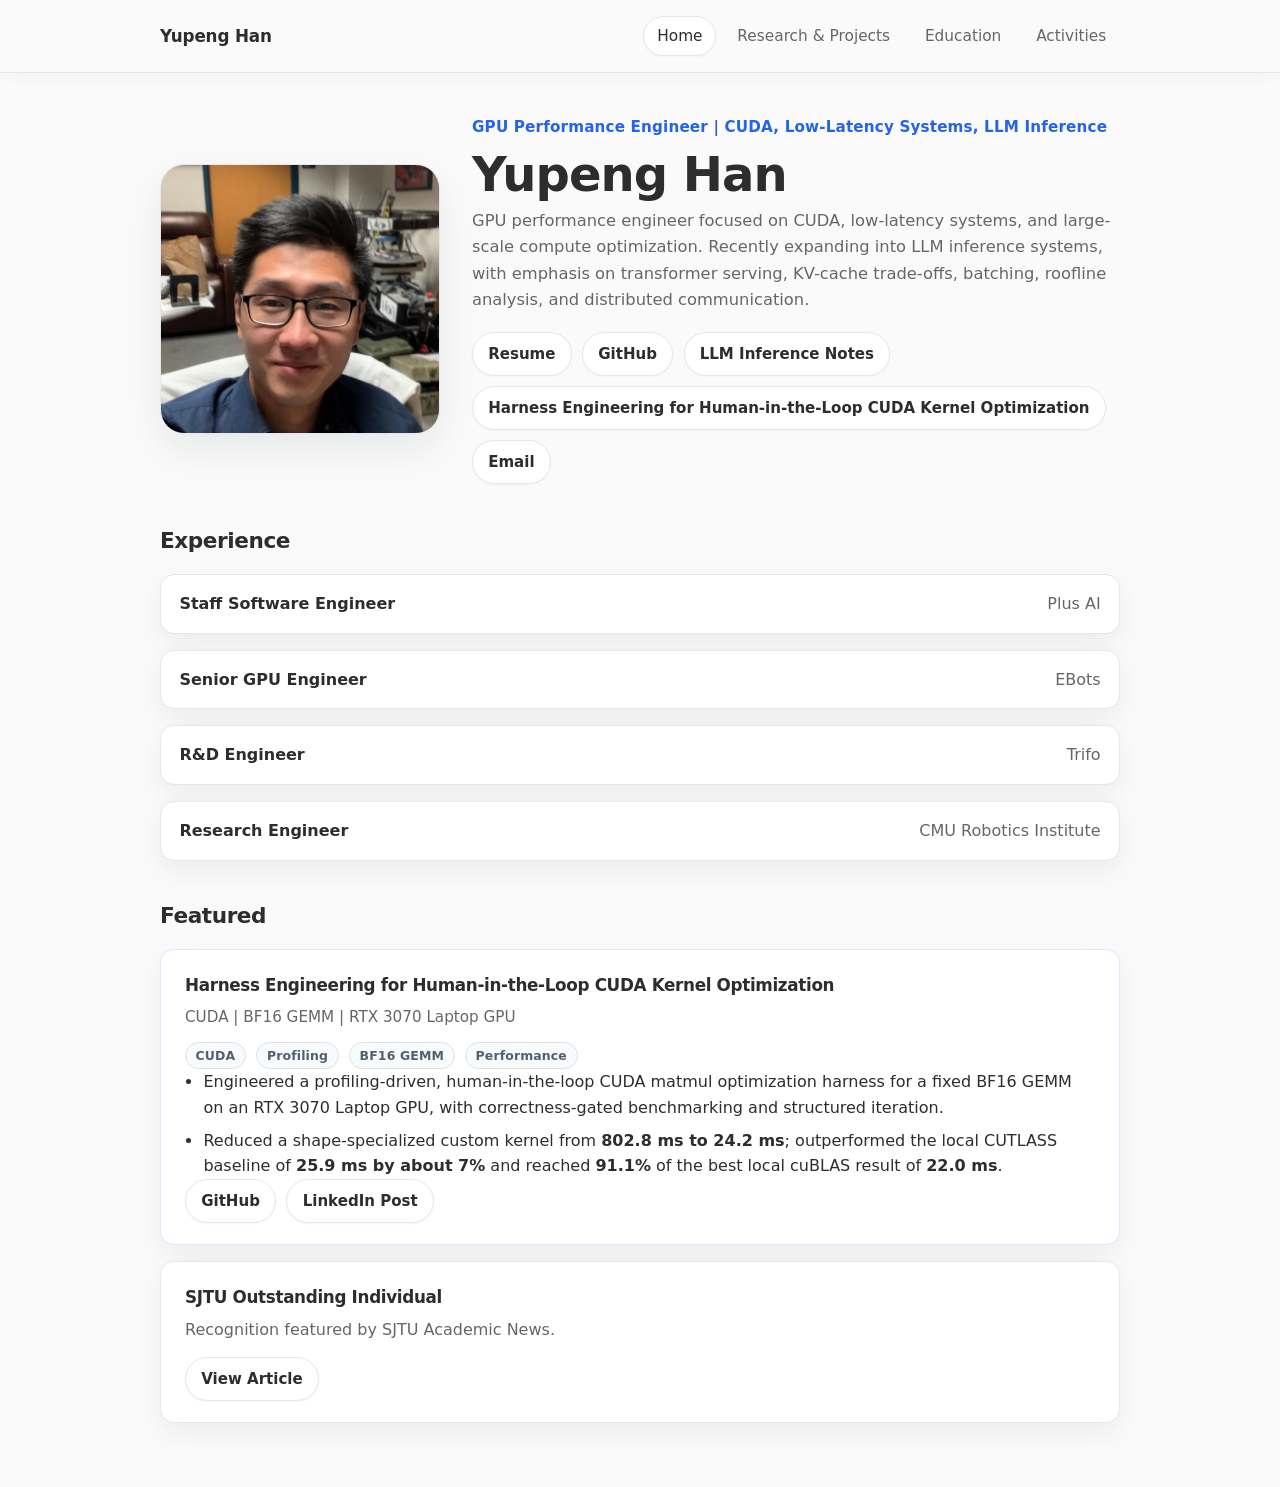
<file: index.html>
<!DOCTYPE html>
<html lang="en">
<head>
<!-- Global site tag (gtag.js) - Google Analytics -->
<script async src="https://www.googletagmanager.com/gtag/js?id=UA-149845984-1"></script>
<script>
  window.dataLayer = window.dataLayer || [];
  function gtag(){dataLayer.push(arguments);}
  gtag('js', new Date());

  gtag('config', 'UA-149845984-1');
</script>
<meta name="generator" content="jemdoc, see http://jemdoc.jaboc.net/" />
<meta http-equiv="Content-Type" content="text/html;charset=utf-8" />
<meta name="viewport" content="width=device-width, initial-scale=1" />
<link rel="stylesheet" href="jemdoc.css" type="text/css" />
<title>Yupeng Han</title>
</head>
<body>
<header class="site-header">
<div class="site-shell nav-bar">
<a class="site-brand" href="index.html">Yupeng Han</a>
<nav class="site-nav" aria-label="Primary">
<a href="index.html" aria-current="page">Home</a>
<a href="randp.html">Research &amp; Projects</a>
<a href="edu.html">Education</a>
<a href="activities.html">Activities</a>
</nav>
</div>
</header>

<main class="site-shell page-main">
<section class="hero">
<div class="hero-photo">
<img src="photos/bio2020.JPG" alt="Yupeng Han portrait" width="270" height="270" />
</div>
<div class="hero-body">
<p class="hero-kicker">GPU Performance Engineer | CUDA, Low-Latency Systems, LLM Inference</p>
<h1 class="hero-title">Yupeng Han</h1>
<p class="hero-summary">GPU performance engineer focused on CUDA, low-latency systems, and large-scale compute optimization. Recently expanding into LLM inference systems, with emphasis on transformer serving, KV-cache trade-offs, batching, roofline analysis, and distributed communication.</p>
<div class="link-row">
<a class="chip-link" href="YupengHan_2026_Apr.pdf">Resume</a>
<a class="chip-link" href="https://github.com/YupengHan">GitHub</a>
<a class="chip-link" href="https://github.com/YupengHan/llm-scaling-notes">LLM Inference Notes</a>
<a class="chip-link" href="https://github.com/YupengHan/matmul_optimizer">Harness Engineering for Human-in-the-Loop CUDA Kernel Optimization</a>
<a class="chip-link" href="mailto:hanyupeng9406@gmail.com">Email</a>
</div>
</div>
</section>

<section class="page-section">
<div class="section-heading">
<h2>Experience</h2>
</div>
<div class="experience-list">
<article class="content-card experience-card">
<div class="experience-role">Staff Software Engineer</div>
<div class="experience-org">Plus AI</div>
</article>
<article class="content-card experience-card">
<div class="experience-role">Senior GPU Engineer</div>
<div class="experience-org">EBots</div>
</article>
<article class="content-card experience-card">
<div class="experience-role">R&amp;D Engineer</div>
<div class="experience-org">Trifo</div>
</article>
<article class="content-card experience-card">
<div class="experience-role">Research Engineer</div>
<div class="experience-org">CMU Robotics Institute</div>
</article>
</div>
</section>

<section class="page-section">
<div class="section-heading">
<h2>Featured</h2>
</div>
<div class="card-stack">
<article class="content-card project-card featured-card">
<h3 class="card-title-sm">Harness Engineering for Human-in-the-Loop CUDA Kernel Optimization</h3>
<p class="card-meta">CUDA | BF16 GEMM | RTX 3070 Laptop GPU</p>
<div class="tag-row">
<span class="tag">CUDA</span>
<span class="tag">Profiling</span>
<span class="tag">BF16 GEMM</span>
<span class="tag">Performance</span>
</div>
<ul class="body-list">
<li>Engineered a profiling-driven, human-in-the-loop CUDA matmul optimization harness for a fixed BF16 GEMM on an RTX 3070 Laptop GPU, with correctness-gated benchmarking and structured iteration.</li>
<li>Reduced a shape-specialized custom kernel from <b>802.8 ms to 24.2 ms</b>; outperformed the local CUTLASS baseline of <b>25.9 ms by about 7%</b> and reached <b>91.1%</b> of the best local cuBLAS result of <b>22.0 ms</b>.</li>
</ul>
<div class="link-group">
<a class="text-link-pill" href="https://github.com/YupengHan/matmul_optimizer">GitHub</a>
<a class="text-link-pill" href="https://www.linkedin.com/posts/yupeng-han_short-progress-update-the-harness-engineering-share-7452567161144971264-q_qN?utm_source=share&utm_medium=member_desktop&rcm=ACoAABfquCUBcSmg4944ih7z73zOQo-Tq_5OZ7I">LinkedIn Post</a>
</div>
</article>
<article class="content-card featured-card">
<h3 class="card-title-sm">SJTU Outstanding Individual</h3>
<p class="featured-caption">Recognition featured by SJTU Academic News.</p>
<div class="link-group">
<a class="text-link-pill" href="https://news.sjtu.edu.cn/ztzl_qczj/20180414/71027.html">View Article</a>
</div>
</article>
</div>
</section>
</main>
</body>
</html>
</file>
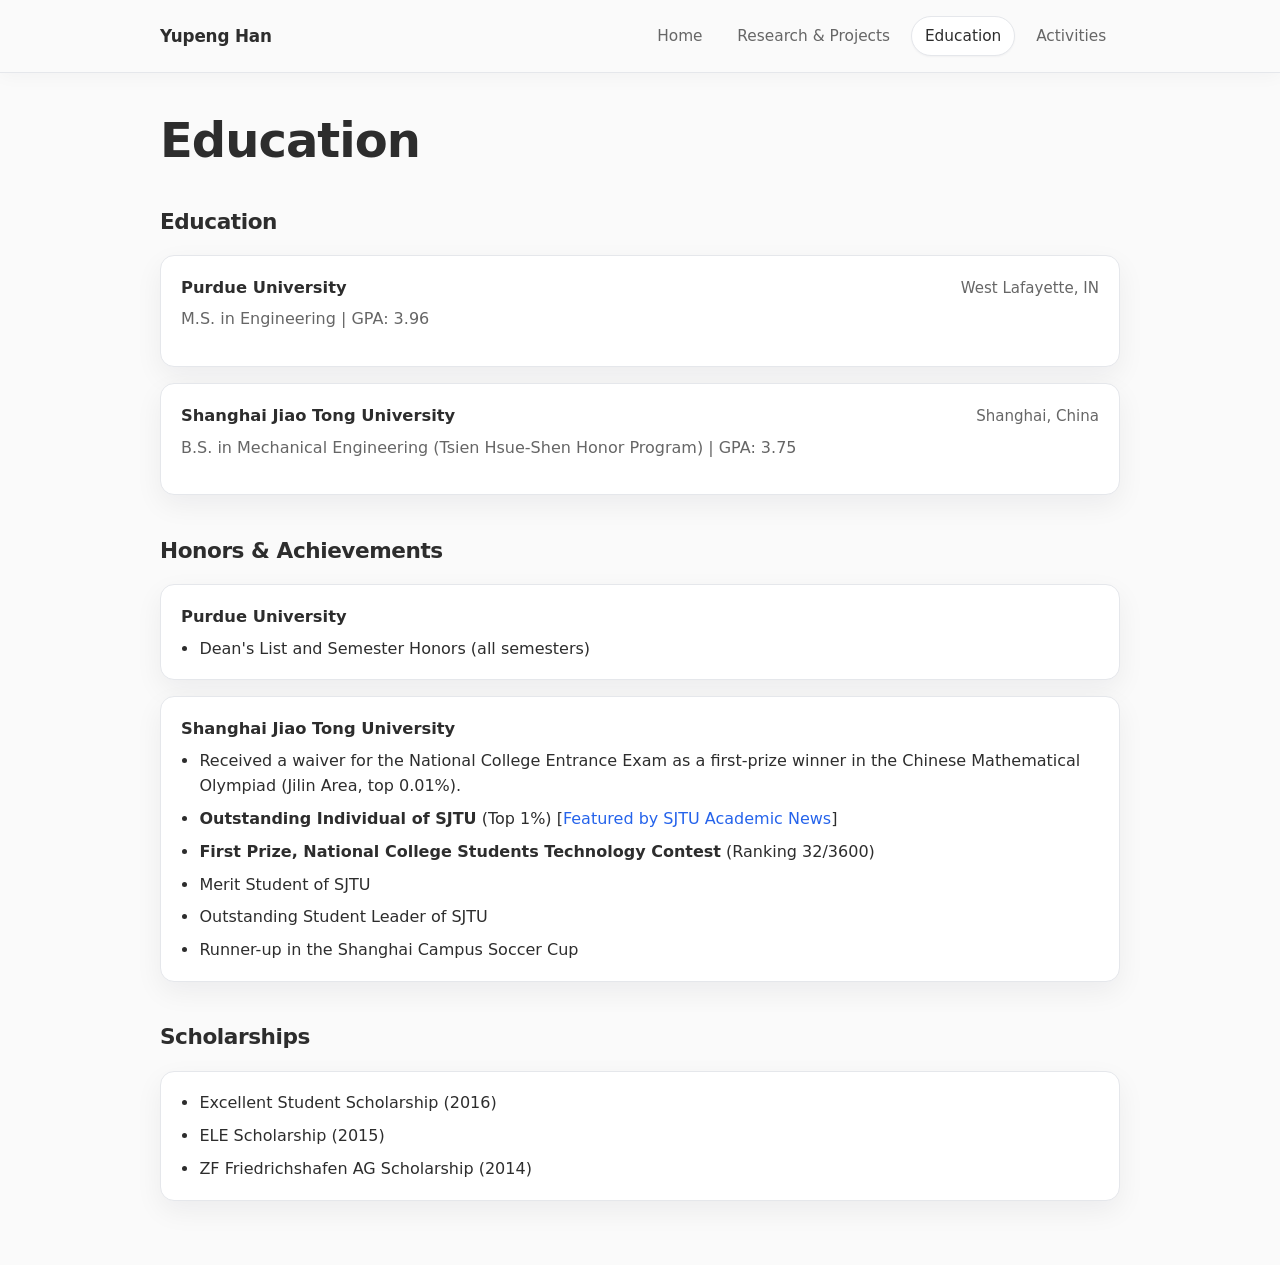
<file: edu.html>
<!DOCTYPE html>
<html lang="en">
<head>
<!-- Global site tag (gtag.js) - Google Analytics -->
<script async src="https://www.googletagmanager.com/gtag/js?id=UA-149845984-1"></script>
<script>
  window.dataLayer = window.dataLayer || [];
  function gtag(){dataLayer.push(arguments);}
  gtag('js', new Date());

  gtag('config', 'UA-149845984-1');
</script>
<meta name="generator" content="jemdoc, see http://jemdoc.jaboc.net/" />
<meta http-equiv="Content-Type" content="text/html;charset=utf-8" />
<meta name="viewport" content="width=device-width, initial-scale=1" />
<link rel="stylesheet" href="jemdoc.css" type="text/css" />
<title>Education | Yupeng Han</title>
</head>
<body>
<header class="site-header">
<div class="site-shell nav-bar">
<a class="site-brand" href="index.html">Yupeng Han</a>
<nav class="site-nav" aria-label="Primary">
<a href="index.html">Home</a>
<a href="randp.html">Research &amp; Projects</a>
<a href="edu.html" aria-current="page">Education</a>
<a href="activities.html">Activities</a>
</nav>
</div>
</header>

<main class="site-shell page-main">
<section class="page-hero page-hero-compact">
<h1 class="page-title">Education</h1>
</section>

<section class="page-section">
<div class="section-heading">
<h2>Education</h2>
</div>
<div class="card-stack">
<article class="content-card entry-card">
<div class="entry-header">
<div class="entry-title">Purdue University</div>
<div class="entry-meta">West Lafayette, IN</div>
</div>
<p class="entry-subtitle">M.S. in Engineering | GPA: 3.96</p>
</article>
<article class="content-card entry-card">
<div class="entry-header">
<div class="entry-title">Shanghai Jiao Tong University</div>
<div class="entry-meta">Shanghai, China</div>
</div>
<p class="entry-subtitle">B.S. in Mechanical Engineering (Tsien Hsue-Shen Honor Program) | GPA: 3.75</p>
</article>
</div>
</section>

<section class="page-section">
<div class="section-heading">
<h2>Honors &amp; Achievements</h2>
</div>
<div class="card-stack">
<article class="content-card entry-card">
<div class="entry-header">
<div class="entry-title">Purdue University</div>
</div>
<ul class="body-list">
<li>Dean's List and Semester Honors (all semesters)</li>
</ul>
</article>
<article class="content-card entry-card">
<div class="entry-header">
<div class="entry-title">Shanghai Jiao Tong University</div>
</div>
<ul class="body-list">
<li>Received a waiver for the National College Entrance Exam as a first-prize winner in the Chinese Mathematical Olympiad (Jilin Area, top 0.01%).</li>
<li><b>Outstanding Individual of SJTU</b> (Top 1%) [<a href="https://news.sjtu.edu.cn/ztzl_qczj/20180414/71027.html">Featured by SJTU Academic News</a>]</li>
<li><b>First Prize, National College Students Technology Contest</b> (Ranking 32/3600)</li>
<li>Merit Student of SJTU</li>
<li>Outstanding Student Leader of SJTU</li>
<li>Runner-up in the Shanghai Campus Soccer Cup</li>
</ul>
</article>
</div>
</section>

<section class="page-section">
<div class="section-heading">
<h2>Scholarships</h2>
</div>
<article class="content-card entry-card">
<ul class="body-list">
<li>Excellent Student Scholarship (2016)</li>
<li>ELE Scholarship (2015)</li>
<li>ZF Friedrichshafen AG Scholarship (2014)</li>
</ul>
</article>
</section>
</main>
</body>
</html>
</file>
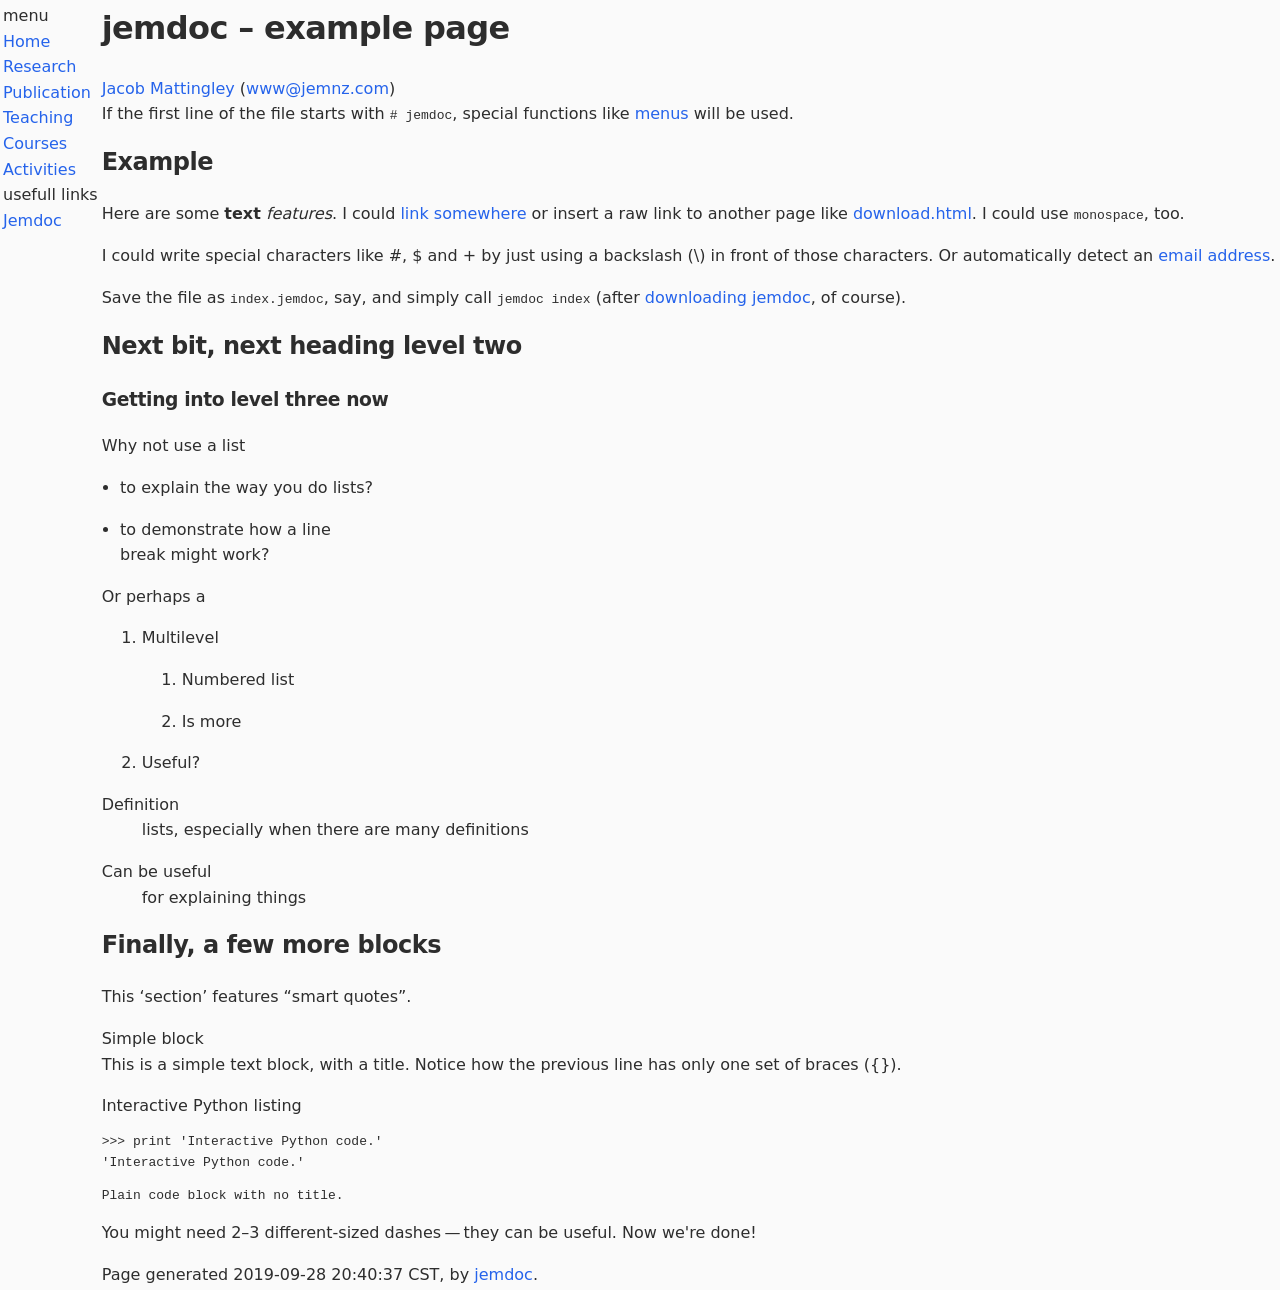
<file: example.html>
<!DOCTYPE html PUBLIC "-//W3C//DTD XHTML 1.1//EN"
  "http://www.w3.org/TR/xhtml11/DTD/xhtml11.dtd">
<html xmlns="http://www.w3.org/1999/xhtml" xml:lang="en">
<head>
<meta name="generator" content="jemdoc, see http://jemdoc.jaboc.net/" />
<meta http-equiv="Content-Type" content="text/html;charset=utf-8" />
<link rel="stylesheet" href="jemdoc.css" type="text/css" />
<title>jemdoc &ndash; example page</title>
</head>
<body>
<table summary="Table for page layout." id="tlayout">
<tr valign="top">
<td id="layout-menu">
<div class="menu-category">menu</div>
<div class="menu-item"><a href="index.html">Home</a></div>
<div class="menu-item"><a href="research.html">Research</a></div>
<div class="menu-item"><a href="publications.html">Publication</a></div>
<div class="menu-item"><a href="teaching.html">Teaching</a></div>
<div class="menu-item"><a href="courses.html">Courses</a></div>
<div class="menu-item"><a href="activities.html">Activities</a></div>
<div class="menu-category">usefull links</div>
<div class="menu-item"><a href="http://jemdoc.jaboc.net/">Jemdoc</a></div>
</td>
<td id="layout-content">
<div id="toptitle">
<h1>jemdoc &ndash; example page</h1>
<div id="subtitle"><a href="https://jemnz.com/">Jacob Mattingley</a> (<a href="mailto:www@jemnz.com">www@jemnz.com</a>)</div>
</div>
<p>If the first line of the file starts with <tt># jemdoc</tt>, special functions like <a href="menu.html">menus</a> will be used.</p>
<h2>Example</h2>
<p>Here are some <b>text</b> <i>features</i>. I could <a href="http://cvxmod.net/">link somewhere</a> or insert a raw link to another page like <a href="download.html">download.html</a>. I could use <tt>monospace</tt>, too.</p>
<p>I could write special characters like #, $ and + by just using a backslash (\) in front of those characters. Or automatically detect an <a href="mailto:www@jemnz.com">email address</a>.</p>
<div class="infoblock">
<div class="blockcontent">
<p>Save the file as <tt>index.jemdoc</tt>, say, and simply call <tt>jemdoc index</tt> (after <a href="download.html">downloading jemdoc</a>, of course).</p>
</div></div>
<h2>Next bit, next heading level two</h2>
<h3>Getting into level three now</h3>
<p>Why not use a list</p>
<ul>
<li><p>to explain the way you do lists?</p>
</li>
<li><p>to demonstrate how a line<br /> break might work?</p>
</li>
</ul>
<p>Or perhaps a</p>
<ol>
<li><p>Multilevel</p>
<ol>
<li><p>Numbered list</p>
</li>
<li><p>Is more</p>
</li></ol>
</li>
<li><p>Useful?</p>
</li>
</ol>
<dl>
<dt>Definition</dt>
<dd><p>lists, especially when there are many definitions</p></dd>
<dt>Can be useful</dt>
<dd><p>for explaining things</p></dd>
</dl>
<h2>Finally, a few more blocks</h2>
<p>This &lsquo;section&rsquo; features &ldquo;smart quotes&rdquo;.</p>
<div class="infoblock">
<div class="blocktitle">Simple block</div>
<div class="blockcontent">
<p>This is a simple text block, with a title. Notice how the previous line has only one set of braces ({}).</p>
</div></div>
<div class="codeblock">
<div class="blocktitle">Interactive Python listing</div>
<div class="blockcontent"><pre>
<span class="pycommand">&gt;&gt;&gt; print 'Interactive Python code.'</span>
'Interactive Python code.'
</pre></div></div>
<div class="codeblock">
<div class="blockcontent"><pre>
Plain code block with no title.
</pre></div></div>
<p>You might need 2&ndash;3 different-sized dashes&#8201;&mdash;&#8201;they can be useful. Now we're done!</p>
<div id="footer">
<div id="footer-text">
Page generated 2019-09-28 20:40:37 CST, by <a href="http://jemdoc.jaboc.net/">jemdoc</a>.
</div>
</div>
</td>
</tr>
</table>
</body>
</html>
</file>
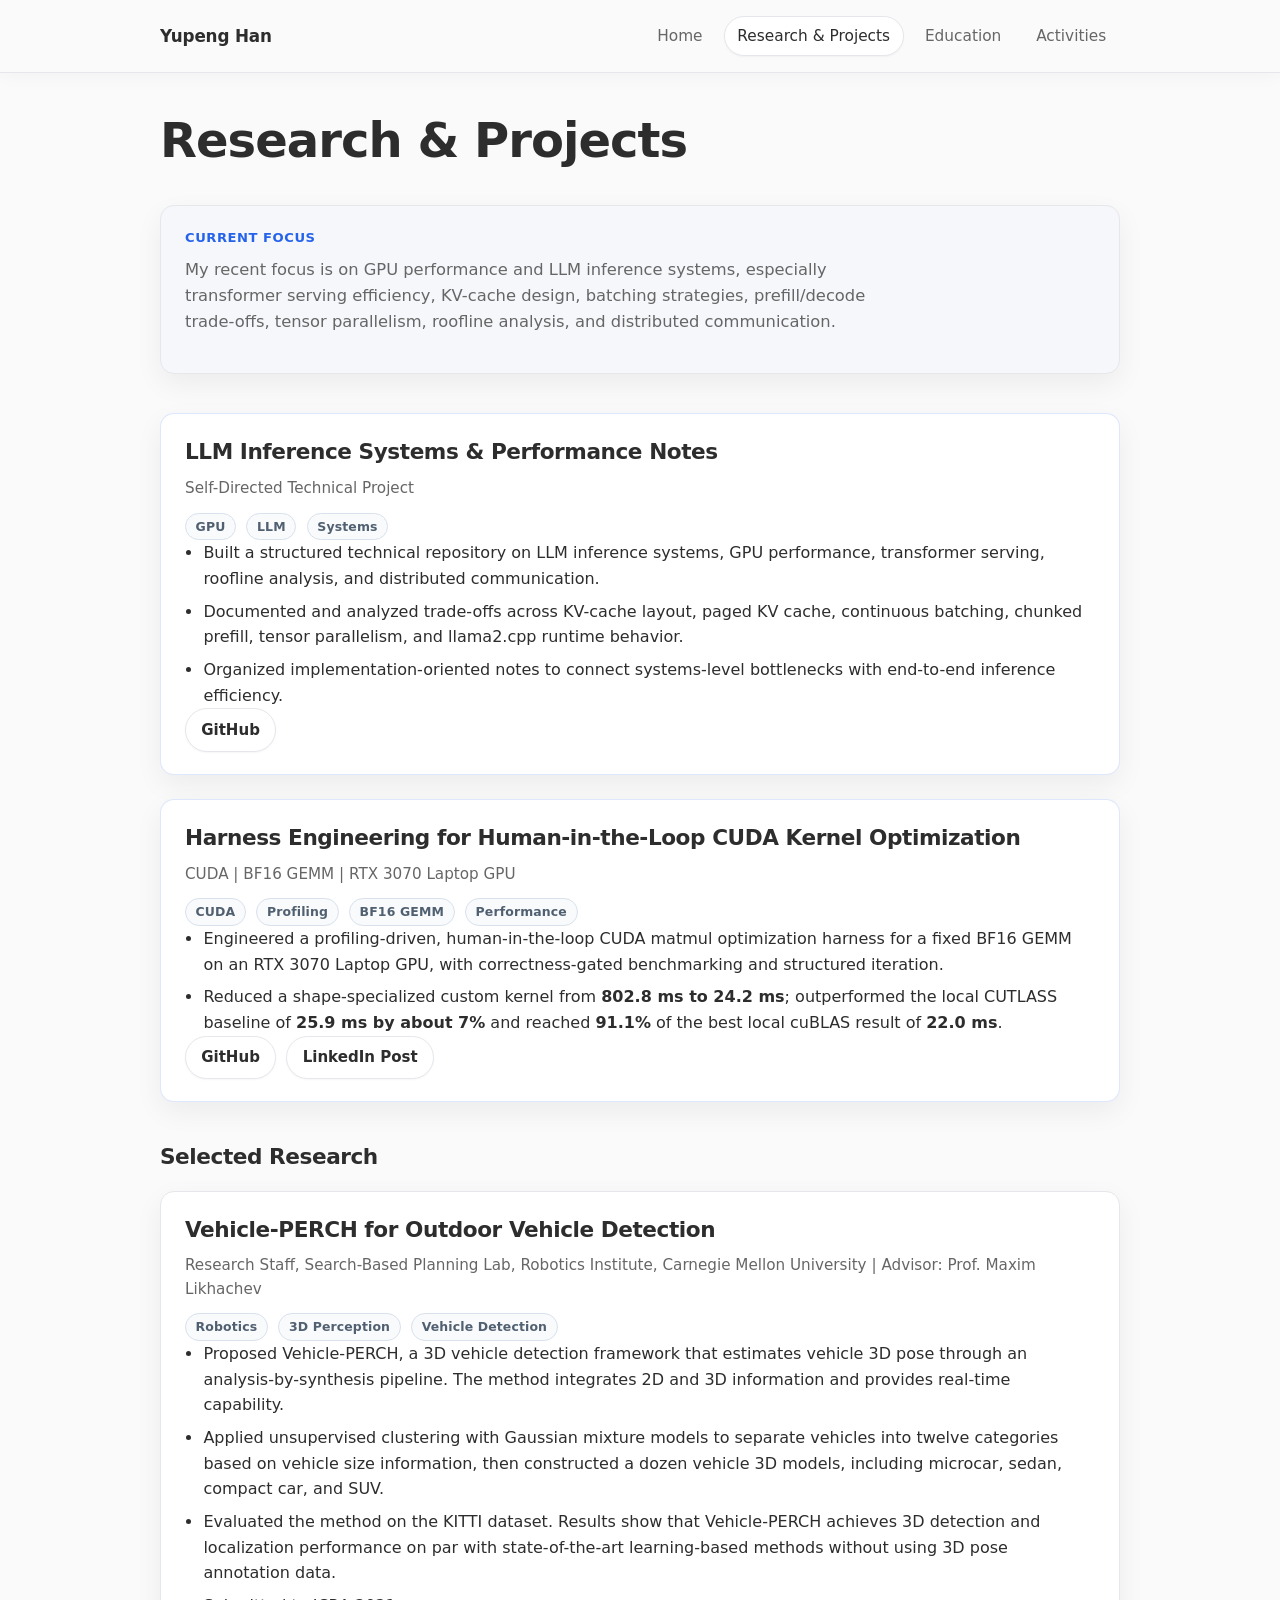
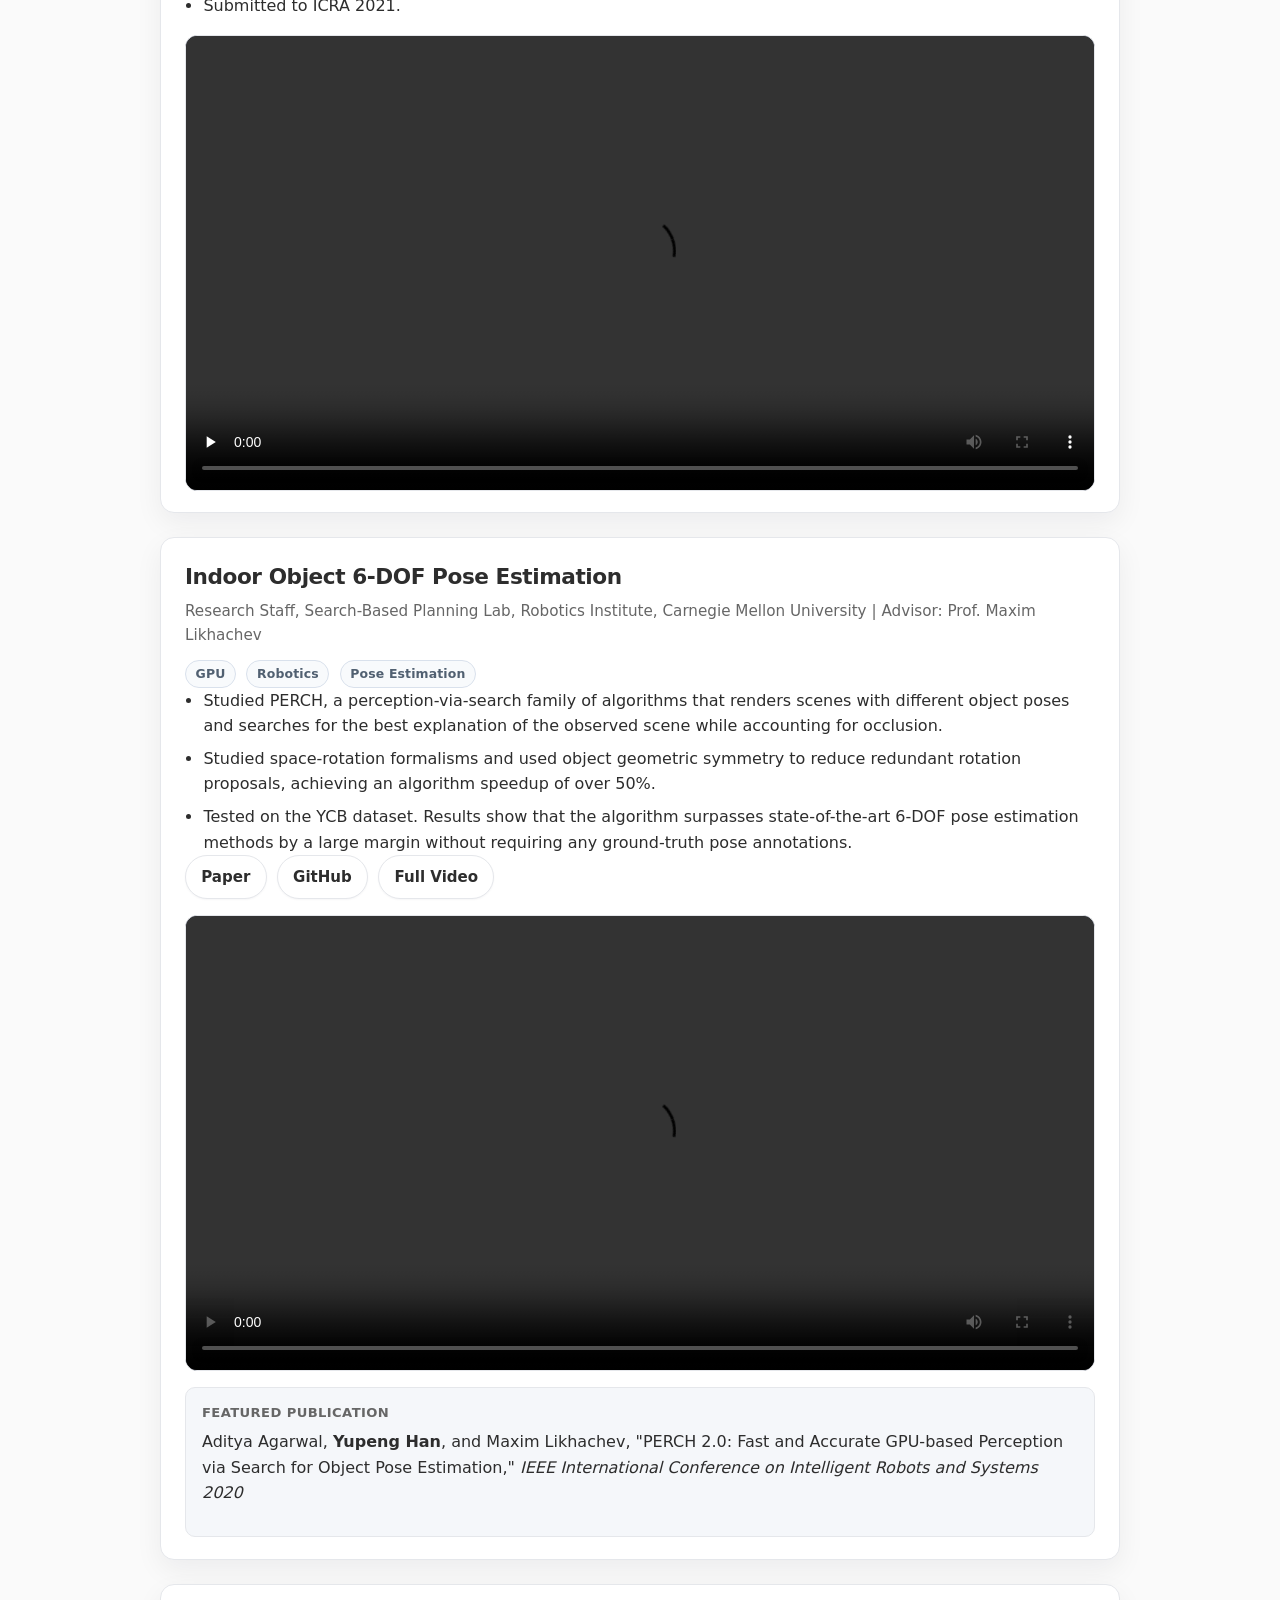
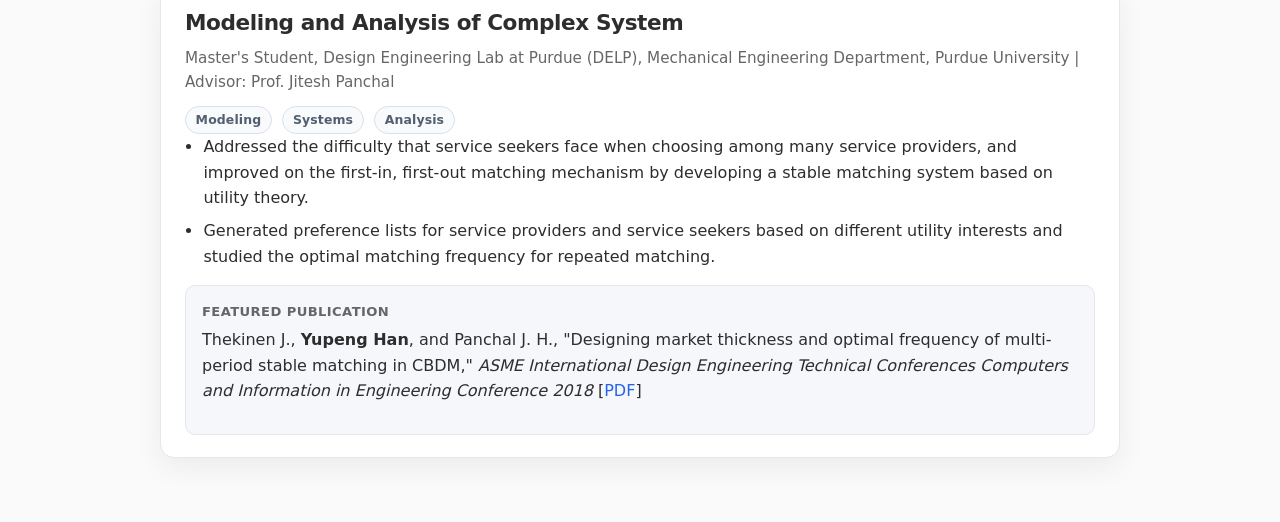
<file: projects.html>
<!DOCTYPE html>
<html lang="en">
<head>
<!-- Global site tag (gtag.js) - Google Analytics -->
<script async src="https://www.googletagmanager.com/gtag/js?id=UA-149845984-1"></script>
<script>
  window.dataLayer = window.dataLayer || [];
  function gtag(){dataLayer.push(arguments);}
  gtag('js', new Date());

  gtag('config', 'UA-149845984-1');
</script>
<meta name="generator" content="jemdoc, see http://jemdoc.jaboc.net/" />
<meta http-equiv="Content-Type" content="text/html;charset=utf-8" />
<meta name="viewport" content="width=device-width, initial-scale=1" />
<meta http-equiv="refresh" content="0; url=randp.html" />
<link rel="stylesheet" href="jemdoc.css" type="text/css" />
<title>Projects Moved | Yupeng Han</title>
</head>
<body>
<header class="site-header">
<div class="site-shell nav-bar">
<a class="site-brand" href="index.html">Yupeng Han</a>
<nav class="site-nav" aria-label="Primary">
<a href="index.html">Home</a>
<a href="randp.html" aria-current="page">Research &amp; Projects</a>
<a href="edu.html">Education</a>
<a href="activities.html">Activities</a>
</nav>
</div>
</header>

<main class="site-shell page-main">
<section class="page-hero page-hero-compact">
<h1 class="page-title">Projects Moved</h1>
</section>
<article class="content-card redirect-card">
<p class="page-note">This page has been consolidated into <a href="randp.html">Research &amp; Projects</a>.</p>
</article>
</main>
</body>
</html>
</file>
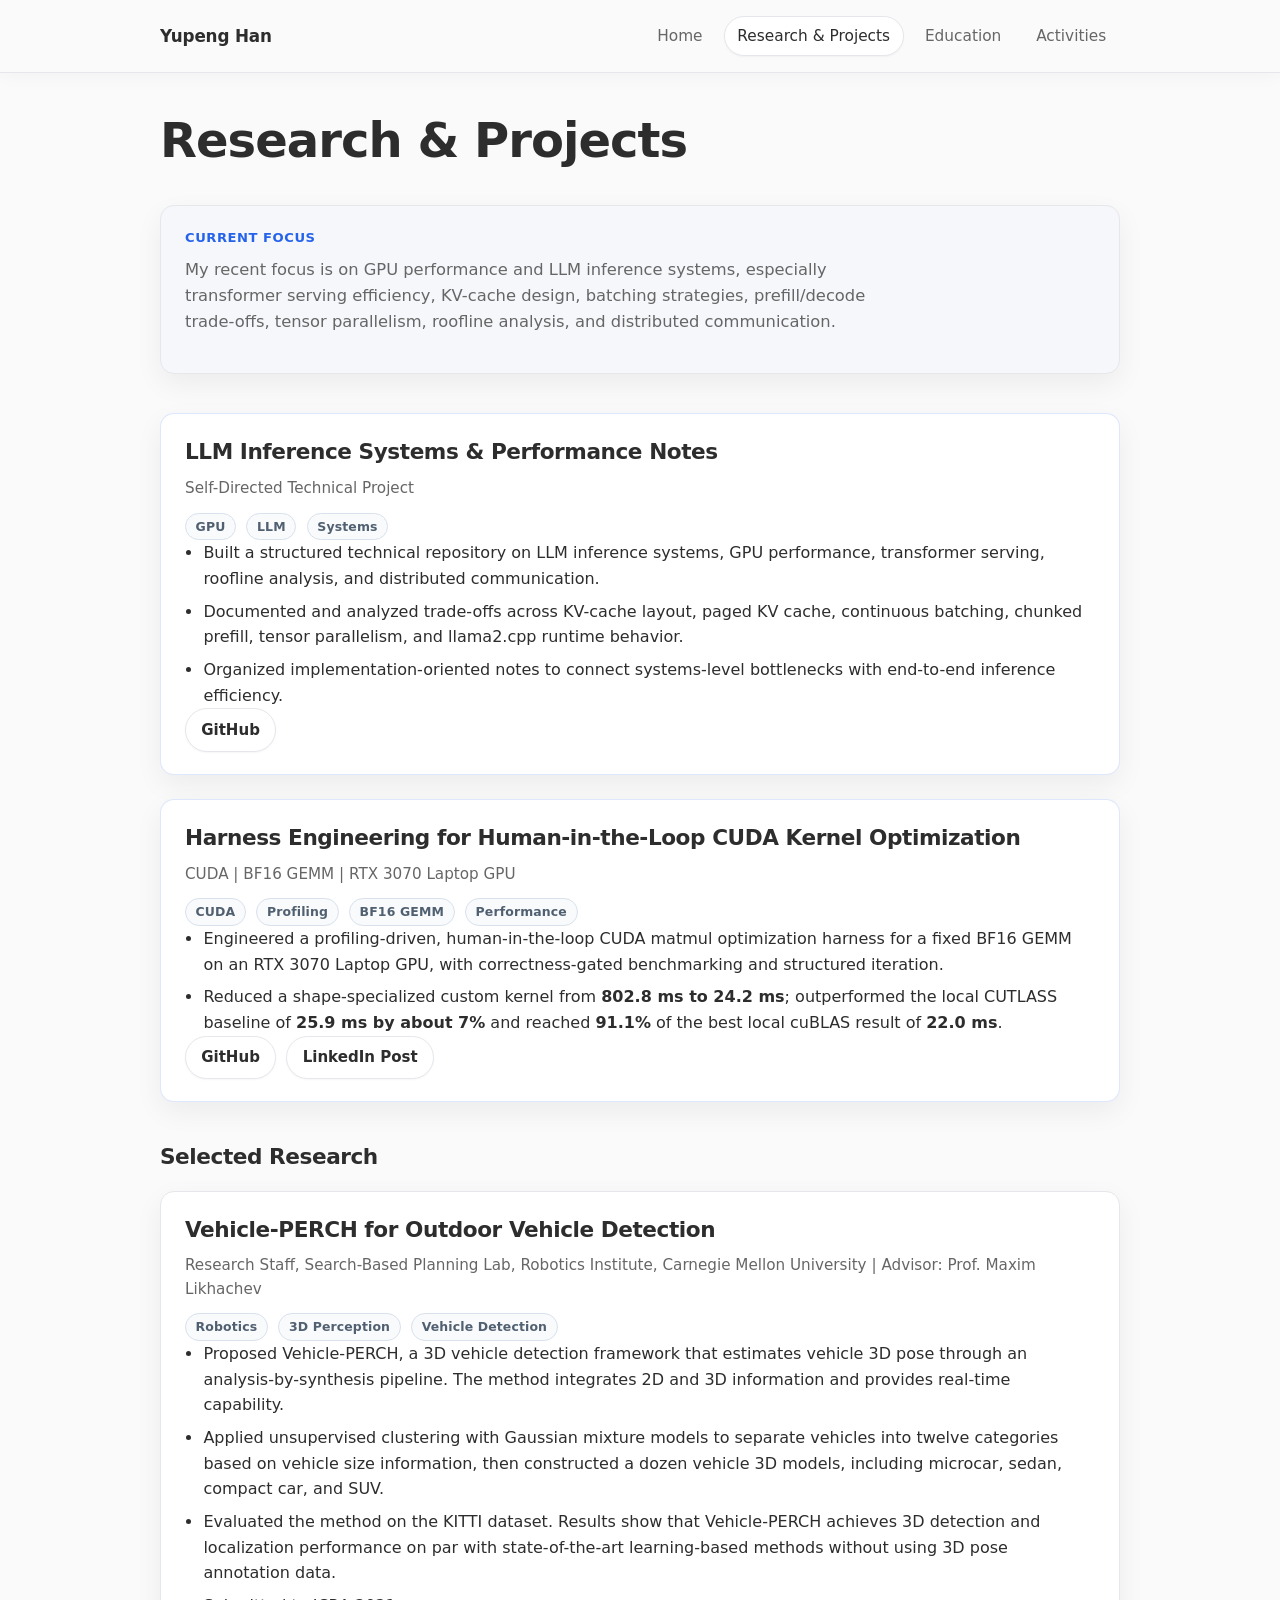
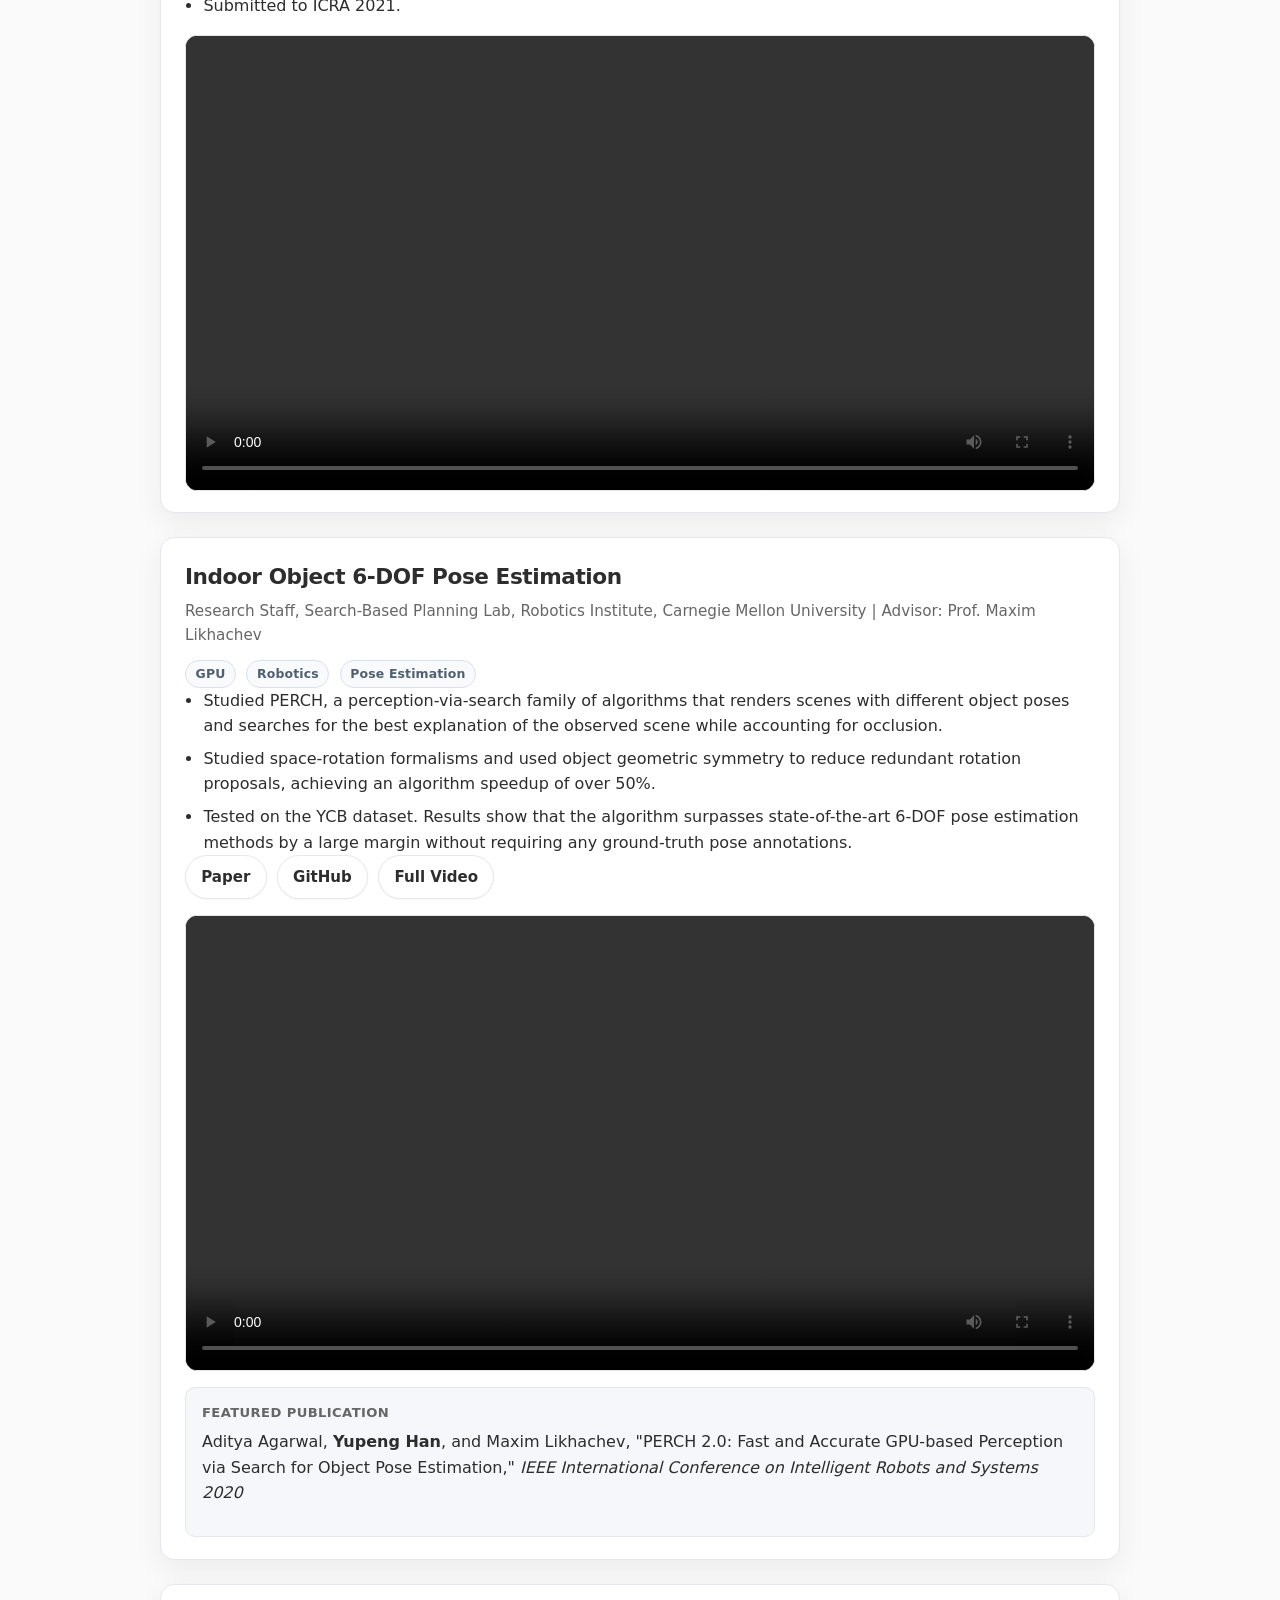
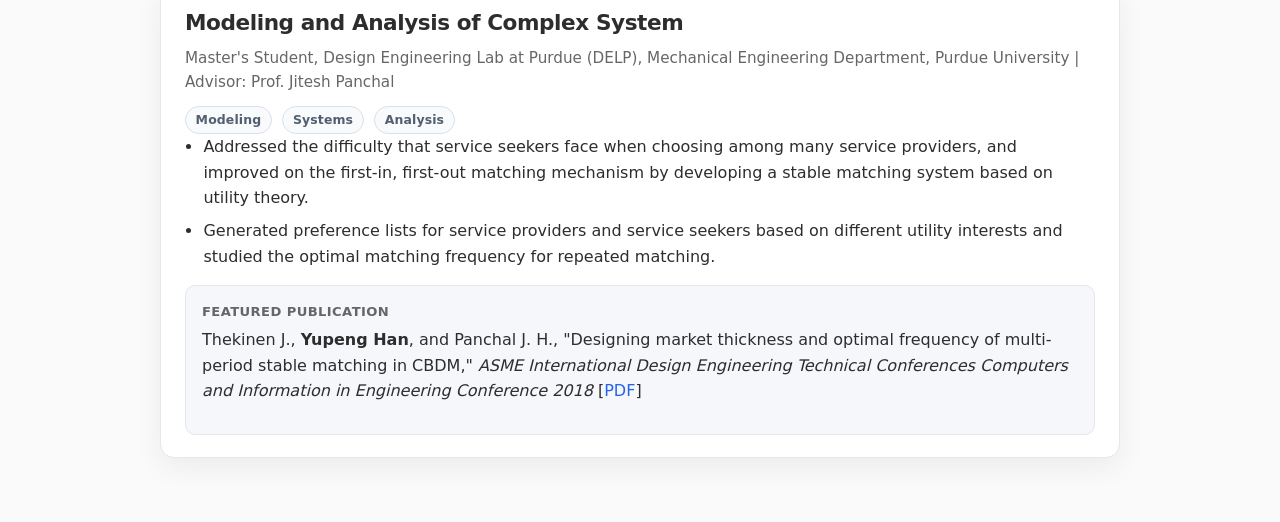
<file: randp.html>
<!DOCTYPE html>
<html lang="en">
<head>
<!-- Global site tag (gtag.js) - Google Analytics -->
<script async src="https://www.googletagmanager.com/gtag/js?id=UA-149845984-1"></script>
<script>
  window.dataLayer = window.dataLayer || [];
  function gtag(){dataLayer.push(arguments);}
  gtag('js', new Date());

  gtag('config', 'UA-149845984-1');
</script>
<meta name="generator" content="jemdoc, see http://jemdoc.jaboc.net/" />
<meta http-equiv="Content-Type" content="text/html;charset=utf-8" />
<meta name="viewport" content="width=device-width, initial-scale=1" />
<link rel="stylesheet" href="jemdoc.css" type="text/css" />
<title>Research &amp; Projects | Yupeng Han</title>
</head>
<body>
<header class="site-header">
<div class="site-shell nav-bar">
<a class="site-brand" href="index.html">Yupeng Han</a>
<nav class="site-nav" aria-label="Primary">
<a href="index.html">Home</a>
<a href="randp.html" aria-current="page">Research &amp; Projects</a>
<a href="edu.html">Education</a>
<a href="activities.html">Activities</a>
</nav>
</div>
</header>

<main class="site-shell page-main">
<section class="page-hero">
<h1 class="page-title">Research &amp; Projects</h1>
</section>

<section class="page-section">
<article class="content-card callout-card">
<div class="callout-label">Current Focus</div>
<p class="section-intro">My recent focus is on GPU performance and LLM inference systems, especially transformer serving efficiency, KV-cache design, batching strategies, prefill/decode trade-offs, tensor parallelism, roofline analysis, and distributed communication.</p>
</article>
</section>

<section class="page-section">
<div class="project-stack">
<article class="content-card project-card featured-card">
<h2 class="card-title">LLM Inference Systems &amp; Performance Notes</h2>
<p class="card-meta">Self-Directed Technical Project</p>
<div class="tag-row">
<span class="tag">GPU</span>
<span class="tag">LLM</span>
<span class="tag">Systems</span>
</div>
<ul class="body-list">
<li>Built a structured technical repository on LLM inference systems, GPU performance, transformer serving, roofline analysis, and distributed communication.</li>
<li>Documented and analyzed trade-offs across KV-cache layout, paged KV cache, continuous batching, chunked prefill, tensor parallelism, and llama2.cpp runtime behavior.</li>
<li>Organized implementation-oriented notes to connect systems-level bottlenecks with end-to-end inference efficiency.</li>
</ul>
<div class="link-group">
<a class="text-link-pill" href="https://github.com/YupengHan/llm-scaling-notes">GitHub</a>
</div>
</article>
<article class="content-card project-card featured-card">
<h2 class="card-title">Harness Engineering for Human-in-the-Loop CUDA Kernel Optimization</h2>
<p class="card-meta">CUDA | BF16 GEMM | RTX 3070 Laptop GPU</p>
<div class="tag-row">
<span class="tag">CUDA</span>
<span class="tag">Profiling</span>
<span class="tag">BF16 GEMM</span>
<span class="tag">Performance</span>
</div>
<ul class="body-list">
<li>Engineered a profiling-driven, human-in-the-loop CUDA matmul optimization harness for a fixed BF16 GEMM on an RTX 3070 Laptop GPU, with correctness-gated benchmarking and structured iteration.</li>
<li>Reduced a shape-specialized custom kernel from <b>802.8 ms to 24.2 ms</b>; outperformed the local CUTLASS baseline of <b>25.9 ms by about 7%</b> and reached <b>91.1%</b> of the best local cuBLAS result of <b>22.0 ms</b>.</li>
</ul>
<div class="link-group">
<a class="text-link-pill" href="https://github.com/YupengHan/matmul_optimizer">GitHub</a>
<a class="text-link-pill" href="https://www.linkedin.com/posts/yupeng-han_short-progress-update-the-harness-engineering-share-7452567161144971264-q_qN?utm_source=share&utm_medium=member_desktop&rcm=ACoAABfquCUBcSmg4944ih7z73zOQo-Tq_5OZ7I">LinkedIn Post</a>
</div>
</article>
</div>
</section>

<section class="page-section">
<div class="section-heading">
<h2>Selected Research</h2>
</div>
<div class="project-stack">
<article class="content-card project-card">
<h3 class="card-title">Vehicle-PERCH for Outdoor Vehicle Detection</h3>
<p class="card-meta">Research Staff, Search-Based Planning Lab, Robotics Institute, Carnegie Mellon University | Advisor: Prof. Maxim Likhachev</p>
<div class="tag-row">
<span class="tag">Robotics</span>
<span class="tag">3D Perception</span>
<span class="tag">Vehicle Detection</span>
</div>
<ul class="body-list">
<li>Proposed Vehicle-PERCH, a 3D vehicle detection framework that estimates vehicle 3D pose through an analysis-by-synthesis pipeline. The method integrates 2D and 3D information and provides real-time capability.</li>
<li>Applied unsupervised clustering with Gaussian mixture models to separate vehicles into twelve categories based on vehicle size information, then constructed a dozen vehicle 3D models, including microcar, sedan, compact car, and SUV.</li>
<li>Evaluated the method on the KITTI dataset. Results show that Vehicle-PERCH achieves 3D detection and localization performance on par with state-of-the-art learning-based methods without using 3D pose annotation data.</li>
<li>Submitted to ICRA 2021.</li>
</ul>
<div class="project-media">
<video controls width="640" height="360">
<source src="photos/VPF.mp4" type="video/mp4" />
Your browser does not support the video tag.
</video>
</div>
</article>

<article class="content-card project-card">
<h3 class="card-title">Indoor Object 6-DOF Pose Estimation</h3>
<p class="card-meta">Research Staff, Search-Based Planning Lab, Robotics Institute, Carnegie Mellon University | Advisor: Prof. Maxim Likhachev</p>
<div class="tag-row">
<span class="tag">GPU</span>
<span class="tag">Robotics</span>
<span class="tag">Pose Estimation</span>
</div>
<ul class="body-list">
<li>Studied PERCH, a perception-via-search family of algorithms that renders scenes with different object poses and searches for the best explanation of the observed scene while accounting for occlusion.</li>
<li>Studied space-rotation formalisms and used object geometric symmetry to reduce redundant rotation proposals, achieving an algorithm speedup of over 50%.</li>
<li>Tested on the YCB dataset. Results show that the algorithm surpasses state-of-the-art 6-DOF pose estimation methods by a large margin without requiring any ground-truth pose annotations.</li>
</ul>
<div class="link-group">
<a class="text-link-pill" href="https://arxiv.org/abs/2008.00326">Paper</a>
<a class="text-link-pill" href="https://sbpl-cruz.github.io/perception/">GitHub</a>
<a class="text-link-pill" href="https://www.youtube.com/watch?v=xNFWHj0rL6w">Full Video</a>
</div>
<div class="project-media">
<video controls width="640" height="360">
<source src="photos/perch2.mp4" type="video/mp4" />
Your browser does not support the video tag.
</video>
</div>
<div class="project-note">
<span class="project-note-label">Featured Publication</span>
<p>Aditya Agarwal, <b>Yupeng Han</b>, and Maxim Likhachev, "PERCH 2.0: Fast and Accurate GPU-based Perception via Search for Object Pose Estimation," <i>IEEE International Conference on Intelligent Robots and Systems 2020</i></p>
</div>
</article>

<article class="content-card project-card">
<h3 class="card-title">Modeling and Analysis of Complex System</h3>
<p class="card-meta">Master's Student, Design Engineering Lab at Purdue (DELP), Mechanical Engineering Department, Purdue University | Advisor: Prof. Jitesh Panchal</p>
<div class="tag-row">
<span class="tag">Modeling</span>
<span class="tag">Systems</span>
<span class="tag">Analysis</span>
</div>
<ul class="body-list">
<li>Addressed the difficulty that service seekers face when choosing among many service providers, and improved on the first-in, first-out matching mechanism by developing a stable matching system based on utility theory.</li>
<li>Generated preference lists for service providers and service seekers based on different utility interests and studied the optimal matching frequency for repeated matching.</li>
</ul>
<div class="project-note">
<span class="project-note-label">Featured Publication</span>
<p>Thekinen J., <b>Yupeng Han</b>, and Panchal J. H., "Designing market thickness and optimal frequency of multi-period stable matching in CBDM," <i>ASME International Design Engineering Technical Conferences Computers and Information in Engineering Conference 2018</i> [<a href="https://asmedigitalcollection.asme.org/IDETC-CIE/proceedings-abstract/IDETC-CIE2018/51722/V01AT02A024/273503">PDF</a>]</p>
</div>
</article>
</div>
</section>
</main>
</body>
</html>
</file>
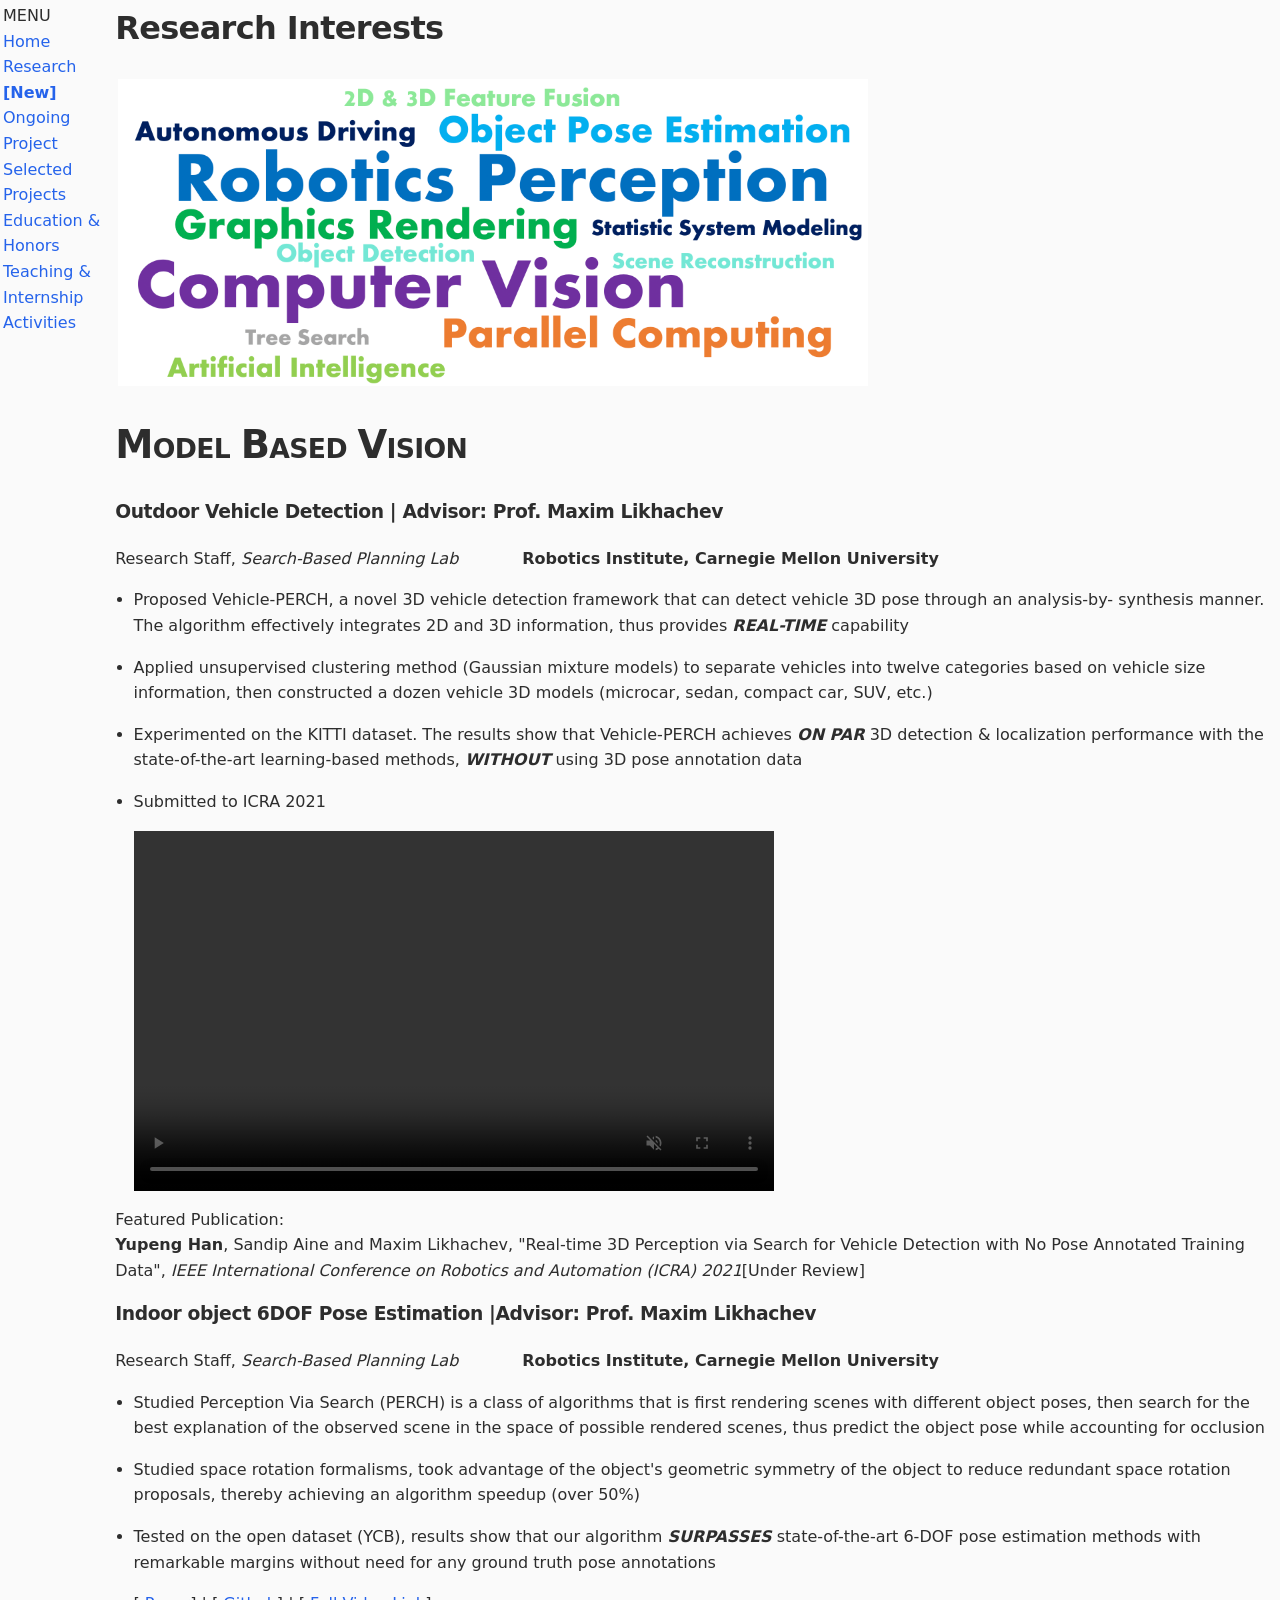
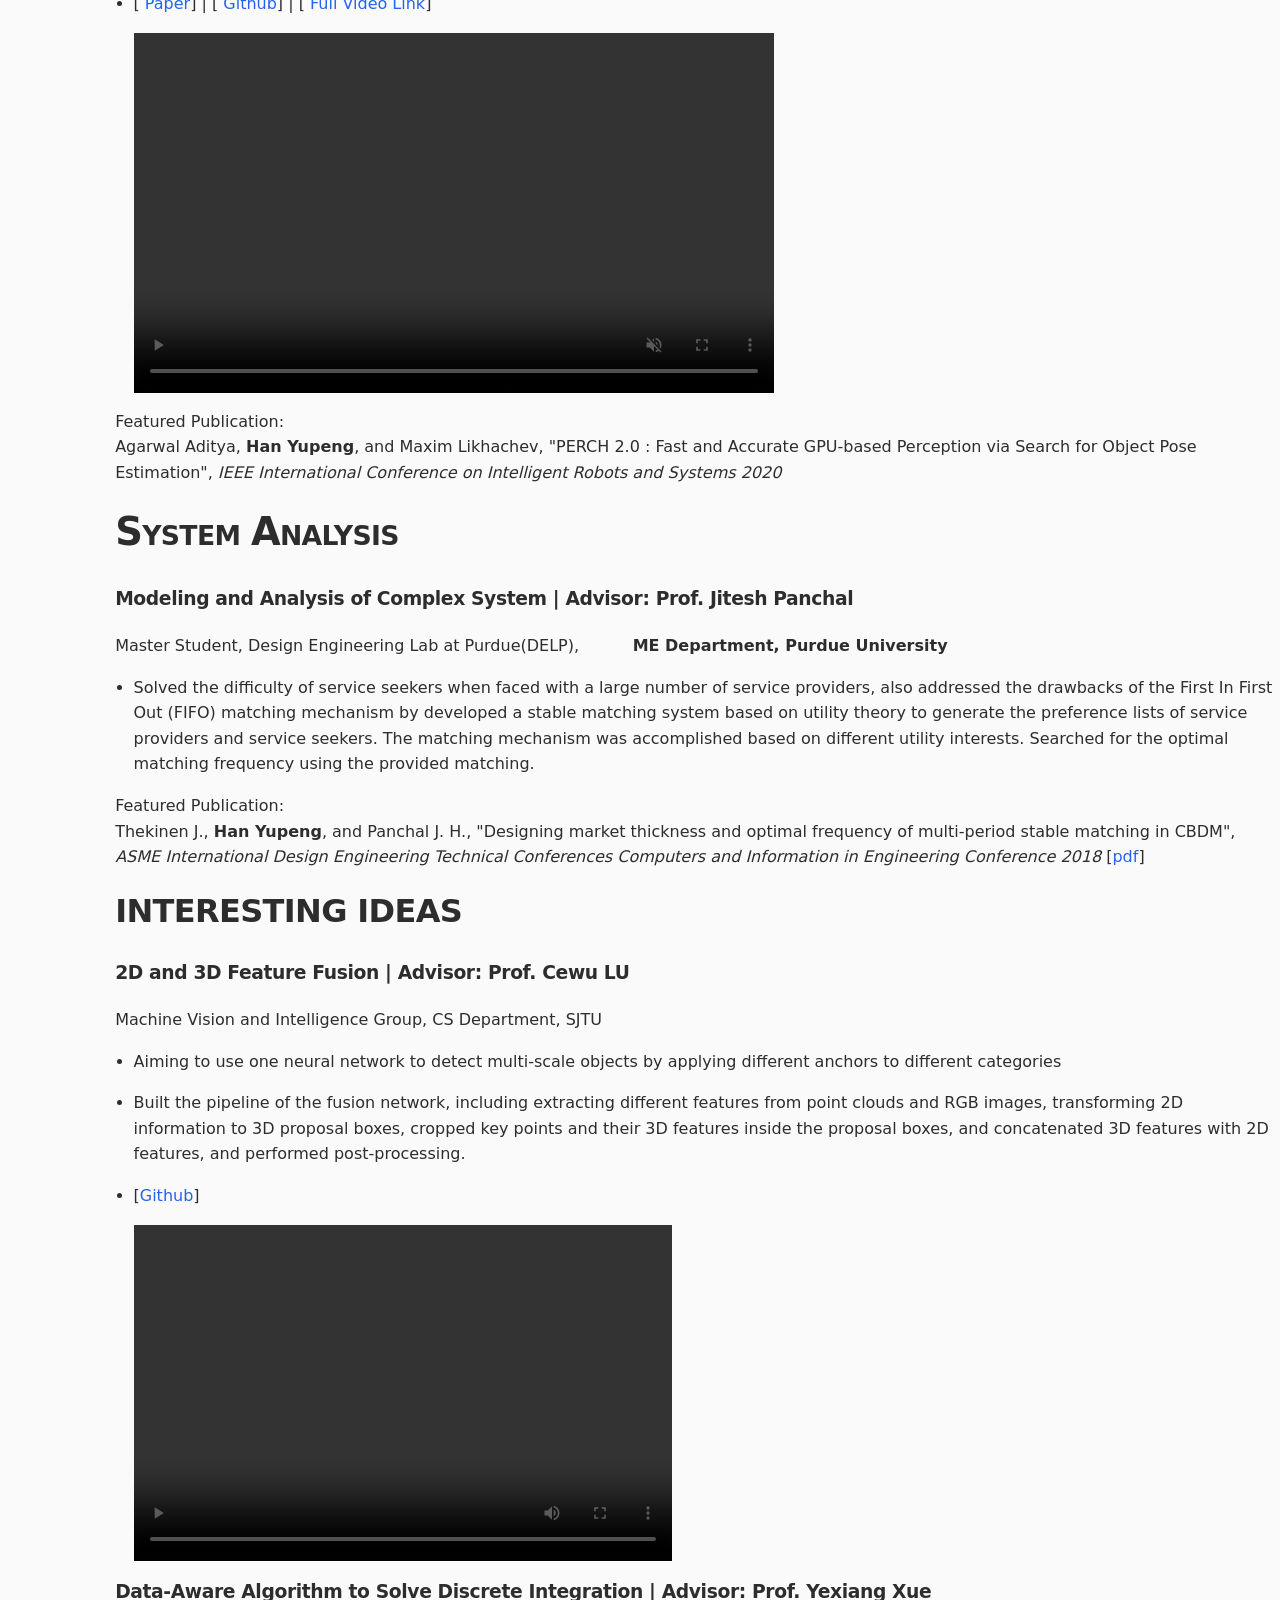
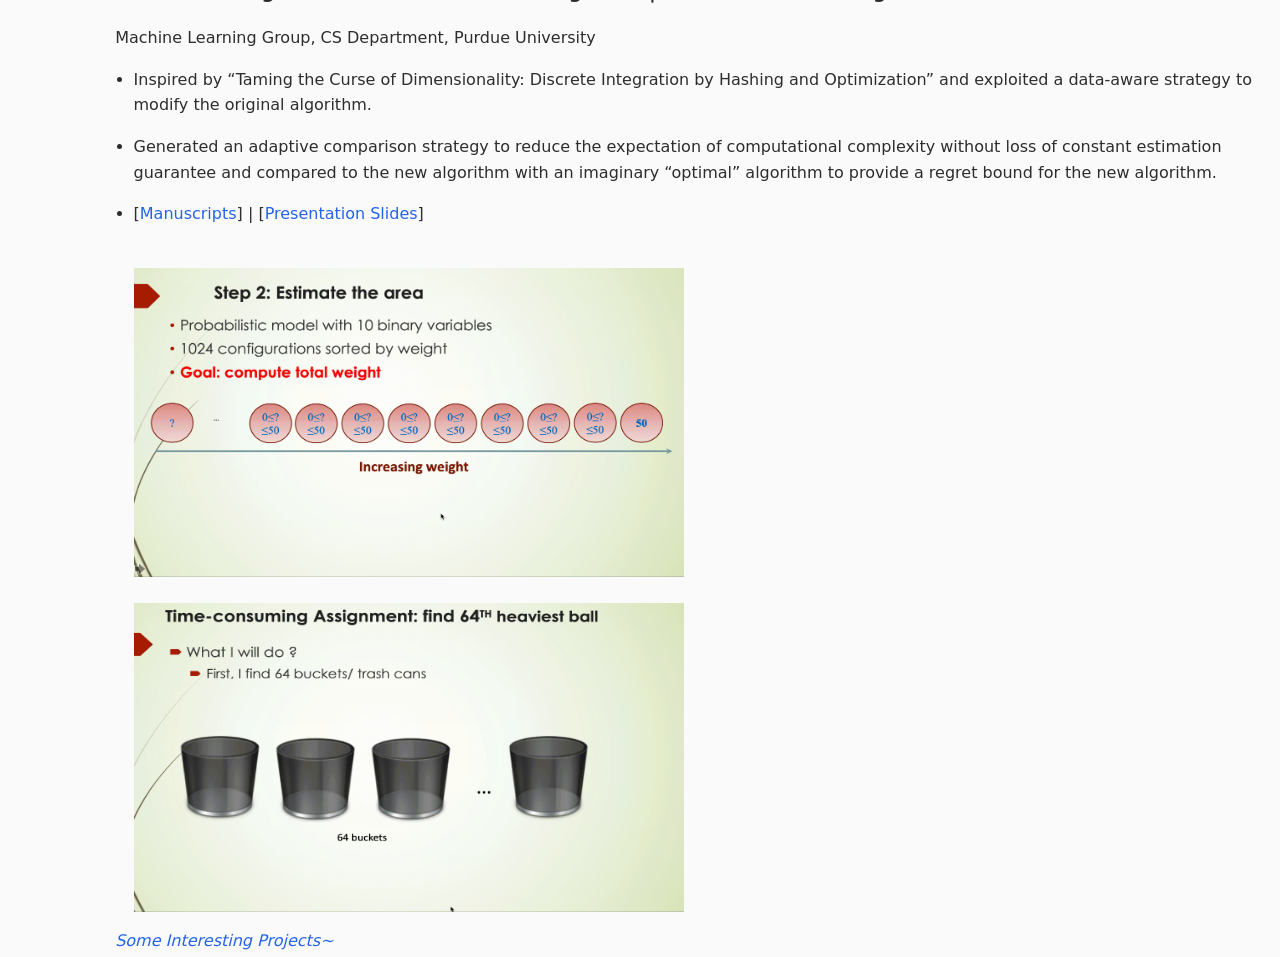
<file: research.html>
<!DOCTYPE html PUBLIC "-//W3C//DTD XHTML 1.1//EN"
  "http://www.w3.org/TR/xhtml11/DTD/xhtml11.dtd">
<html xmlns="http://www.w3.org/1999/xhtml" xml:lang="en">
<head>
<!-- Global site tag (gtag.js) - Google Analytics -->
<script async src="https://www.googletagmanager.com/gtag/js?id=UA-149845984-1"></script>
<script>
  window.dataLayer = window.dataLayer || [];
  function gtag(){dataLayer.push(arguments);}
  gtag('js', new Date());

  gtag('config', 'UA-149845984-1');
</script>
<meta name="generator" content="jemdoc, see http://jemdoc.jaboc.net/" />
<meta http-equiv="Content-Type" content="text/html;charset=utf-8" />
<link rel="stylesheet" href="jemdoc.css" type="text/css" />
<title>Yupeng HAN's Research Interests </title>
</head>
<body>
<table summary="Table for page layout." id="tlayout">
<tr valign="top">
<td id="layout-menu">
<div class="menu-category">MENU</div>
<div class="menu-item"><a href="index.html">Home</a></div>
<div class="menu-item"><a href="research.html" class="current">Research</a></div>
<div class="menu-item"><a href="new_research_project.html"> <b>[New]</b> Ongoing Project</a></div>
<div class="menu-item"><a href="projects.html">Selected Projects</a></div>
<div class="menu-item"><a href="courses.html">Education & Honors</a></div>
<div class="menu-item"><a href="teaching.html">Teaching & Internship</a></div>
<div class="menu-item"><a href="activities.html">Activities</a></div>
</td>
<td id="layout-content">
<div id="toptitle">
<h1>Research Interests</h1>
</div>
<table class="imgtable"><tr><td>
<img src="photos/keywords2.png" alt="alt text" width="750px" height="307px" />&nbsp;</td>
<!-- <td align="left"><p> -->
<!-- <b>Perception Algorithms</b>:<br />
&nbsp;&nbsp;&nbsp;&nbsp;&nbsp;&nbsp;&nbsp;&nbsp;Two-Stage Region-based Object Detection<br />
&nbsp;&nbsp;&nbsp;&nbsp;&nbsp;&nbsp;&nbsp;&nbsp;Efficient Robotic Perception with Low Computation Consumption<br />
&nbsp;&nbsp;&nbsp;&nbsp;&nbsp;&nbsp;&nbsp;&nbsp;PointCloud-based 3D Object Detection<br />
&nbsp;&nbsp;&nbsp;&nbsp;&nbsp;&nbsp;&nbsp;&nbsp;Generative Object estimation Approaches<br />
<b>Other Technical Capabilities</b>:<br />
&nbsp;&nbsp;&nbsp;&nbsp;&nbsp;&nbsp;&nbsp;&nbsp;[New] Graphics Rendering and Scene Reconstruction<br />
&nbsp;&nbsp;&nbsp;&nbsp;&nbsp;&nbsp;&nbsp;&nbsp;Search-Based Robotic Path Planning<br />
&nbsp;&nbsp;&nbsp;&nbsp;&nbsp;&nbsp;&nbsp;&nbsp;Algorithm Design and Optimization<br />
&nbsp;&nbsp;&nbsp;&nbsp;&nbsp;&nbsp;&nbsp;&nbsp;Statistic System Modeling<br /> -->
<!-- <b>Technical Skills</b>:<br />
<br /> -->
<!-- &nbsp;&nbsp;&nbsp;&nbsp;&nbsp;&nbsp;[New] Optimize Algorithm by Parallelization(CUDA)<br />
&nbsp;&nbsp;&nbsp;&nbsp;&nbsp;&nbsp;[New] Graphics Rendering and Scene Reconstruction<br />
&nbsp;&nbsp;&nbsp;&nbsp;&nbsp;&nbsp;Efficient Robotic Perception with Low Computation Consumption<br /> -->
<!-- &nbsp;&nbsp;&nbsp;&nbsp;&nbsp;&nbsp;PointCloud-based 3D Object Detection<br /> -->
<!-- &nbsp;&nbsp;&nbsp;&nbsp;&nbsp;&nbsp;Statistic System Modeling<br /> -->
<!-- &nbsp;&nbsp;&nbsp;&nbsp;&nbsp;&nbsp;Search-Based Robotic Path Planning<br /> -->
<!-- </p> -->
</td></tr></table>

<h1><BIG>M</BIG><small>ODEL</small> <BIG>B</BIG><small>ASED</small> <BIG>V</BIG><small>ISION</small></h1>

<h3>Outdoor Vehicle Detection | Advisor: Prof. Maxim Likhachev</h3>
<p>Research Staff, <i>Search-Based Planning Lab</i>&emsp;&emsp;&emsp;&emsp;<b>Robotics Institute, Carnegie Mellon University</b></p>
<ul>
<li><p>Proposed Vehicle-PERCH, a novel 3D vehicle detection framework that can detect vehicle 3D pose through an analysis-by-
synthesis manner. The algorithm effectively integrates 2D and 3D information, thus provides <b><em>REAL-TIME</em></b> capability</p></li>
<li><p>Applied unsupervised clustering method (Gaussian mixture models) to separate vehicles into twelve categories based on
vehicle size information, then constructed a dozen vehicle 3D models (microcar, sedan, compact car, SUV, etc.)</p></li>
<li><p>Experimented on the KITTI dataset. The results show that Vehicle-PERCH achieves <b><em>ON PAR</em></b> 3D detection & localization
performance with the state-of-the-art learning-based methods, <b><em>WITHOUT</em></b> using 3D pose annotation data</p></li>
<li><p>Submitted to ICRA 2021</p></li>
<video autoplay loop muted playsinline  width="640" height="360" autobuffer class="video-background" controls>
<!-- <video width="640" height="360" controls> -->
  <source src="photos/VPF.mp4" type="video/mp4">
Your browser does not support the video tag.
</video>
</ul>
<div class="infoblock">
<div class="blocktitle">Featured Publication:</div>
<div class="blockcontent">
<p><b>Yupeng Han</b>, Sandip Aine and Maxim Likhachev, "Real-time 3D Perception via Search for Vehicle Detection with No Pose Annotated Training Data", <i>IEEE International Conference on Robotics and Automation (ICRA) 2021</i>[Under Review]</p>
</div></div>


<h3>Indoor object 6DOF Pose Estimation |Advisor: Prof. Maxim Likhachev</h3>
<!-- Indoor 6-Dof Object Pose Estimation -->
<p>Research Staff, <i>Search-Based Planning Lab</i>&emsp;&emsp;&emsp;&emsp;<b>Robotics Institute, Carnegie Mellon University</b></p>
<ul>
<li><p>Studied Perception Via Search (PERCH) is a class of algorithms that is first rendering scenes with different object poses, then search for the best explanation of the observed scene in the space of possible rendered scenes, thus predict the object pose while accounting for occlusion</p>
</li>
<li>
  <p>
    Studied space rotation formalisms, took advantage of the object's geometric symmetry of the object to reduce redundant space rotation proposals, thereby achieving an algorithm speedup (over 50%)
  </p>
</li>
<li>
  <p>
    Tested on the open dataset (YCB), results show that our algorithm <b><em>SURPASSES</em></b> state-of-the-art 6-DOF pose estimation methods with remarkable margins without need for any ground truth pose annotations
  </p>
</li>
<!-- <li><p>Accepted by IROS 2020.</p></li> -->
<li><p>[<a href="https://arxiv.org/abs/2008.00326"> Paper</a>] | [<a href="https://sbpl-cruz.github.io/perception/"> Github</a>] | [<a href="https://www.youtube.com/watch?v=xNFWHj0rL6w"> Full Video Link</a>]</p></li>
<!-- <li><p></p></li>
<li><p></p></li> -->

<div>
    <!-- <img src="photos/pipeline.png" alt=""  width=579 height=320 />
    &nbsp&nbsp&nbsp&nbsp&nbsp&nbsp&nbsp&nbsp&nbsp&nbsp&nbsp&nbsp -->
    <!-- 3132 × 1614 -->
    <!-- 2D and 3D Feature Fusion Video -->
    <!-- <iframe width="560" height="315" src="https://www.youtube.com/embed/0YDGnGosKqw" frameborder="0" allow="accelerometer; autoplay; encrypted-media; gyroscope; picture-in-picture" allowfullscreen></iframe> -->
    <!-- <video width="640" height="360" controls> -->
    <video autoplay loop muted playsinline  width="640" height="360" autobuffer class="video-background" controls>
      <source src="photos/perch2.mp4" type="video/mp4">
    Your browser does not support the video tag.
    </video>
</div>


<!-- <li><p>Details will release after the submission.</p>
</li> -->
<!-- <div>
    <img src="photos/pipeline.png" alt=""  width=620 height=321 />
</div> -->
</ul>
<div class="infoblock">
<div class="blocktitle">Featured Publication:</div>
<div class="blockcontent">
<p>Agarwal Aditya, <b>Han Yupeng</b>, and Maxim Likhachev, "PERCH 2.0 : Fast and Accurate GPU-based Perception via Search for Object Pose Estimation", <i>IEEE International Conference on Intelligent Robots and Systems 2020</i></p>
</div></div>




<h1><BIG>S</BIG><small>YSTEM</small> <BIG>A</BIG><small>NALYSIS</small></h1>
<h3>Modeling and Analysis of Complex System | Advisor: Prof. Jitesh Panchal</h3>
<p>Master Student, Design Engineering Lab at Purdue(DELP),&emsp;&emsp;&emsp;<b> ME Department, Purdue University</b></p>
<ul>
<li><p>Solved the difficulty of service seekers when faced with a large number of service providers, also addressed the drawbacks of the First In First Out (FIFO) matching mechanism by developed a stable matching system based on utility theory to generate the preference lists of service providers and service seekers. The matching mechanism was accomplished based on different utility interests. Searched for the optimal matching frequency using the provided matching.</p></li>
<!-- <li><p>Implemented the matching algorithm based on MATLAB and simulated service seekers arrive as a Poisson process with a fixed number of service providers offering resources. The service providers could only serve for one service seekers at one time.</p></li> -->
<!-- <li><p>[<a href="https://asmedigitalcollection.asme.org/IDETC-CIE/proceedings-abstract/IDETC-CIE2018/51722/V01AT02A024/273503">Paper</a>]</p></li> -->
</ul>
<div class="infoblock">
<div class="blocktitle">Featured Publication:</div>
<div class="blockcontent">
<p>Thekinen J., <b>Han Yupeng</b>, and Panchal J. H., "Designing market thickness and optimal frequency of multi-period stable matching in CBDM", <i>ASME International Design Engineering Technical Conferences Computers and Information in Engineering Conference 2018</i> [<a href="https://asmedigitalcollection.asme.org/IDETC-CIE/proceedings-abstract/IDETC-CIE2018/51722/V01AT02A024/273503">pdf</a>] <br /></p>
</div></div>















<h1>INTERESTING IDEAS</h1>

 <h3>2D and 3D Feature Fusion | Advisor: Prof. Cewu LU</h3>
<p>Machine Vision and Intelligence Group, CS Department, SJTU</p>
<ul>
<li><p>Aiming to use one neural network to detect multi-scale objects by applying different anchors to different categories</p></li>
<!-- <li><p>Explored using a single model makes 3D detection in multi-scale objects; generated ideas to strengthen the 3D point cloud and extracted features by utilizing 2D RGB extracted features and dynamic anchor boxes&rsquo; size determined by 2D images.</p></li> -->
<li><p>Built the pipeline of the fusion network, including extracting different features from point clouds and RGB images, transforming 2D information to 3D proposal boxes, cropped key points and their 3D features inside the proposal boxes, and concatenated 3D features with 2D features, and performed post-processing.</p></li>
<!-- <li><p>Implemented a modified version of Faster-RCNN from scripts to feed in RGB images and output bounding boxes, classification labels, estimated depths, and proposal orientations in bird&ndash;eye view -– this project had over 6k lines of code.</p></li> -->
<!-- <li><p>Selected the sparse convolution network as the backbone of the 3D point cloud feature extractor due to its performance on ScanNet.</p></li> -->
<li><p>[<a href="https://github.com/YupengHan/FusionNet">Github</a>]</p>
</li>
<div>
    <!-- <img src="photos/fusion.png" alt=""  width=538 height=336 />
    &nbsp&nbsp&nbsp&nbsp&nbsp&nbsp&nbsp&nbsp&nbsp&nbsp&nbsp&nbsp -->
    <video width="538" height="336" controls>
        <source src="photos/2D3Dfusion.mp4" type="video/mp4">
    Your browser does not support the video tag.
    </video>
</div> 
</ul>
<h3>Data-Aware Algorithm to Solve Discrete Integration | Advisor: Prof. Yexiang Xue</h3>
<p>Machine Learning Group, CS Department, Purdue University</p>
<ul>
<li><p>Inspired by &ldquo;Taming the Curse of Dimensionality: Discrete Integration by Hashing and Optimization&rdquo; and exploited a data-aware strategy to modify the original algorithm.</p>
</li>
<li><p>Generated an adaptive comparison strategy to reduce the expectation of computational complexity without loss of constant estimation guarantee and compared to the new algorithm with an imaginary &ldquo;optimal&rdquo; algorithm to provide a regret bound for the new algorithm.</p>
</li>
<li><p>[<a href="algorithm_design.pdf">Manuscripts</a>] | [<a href="https://drive.google.com/open?id=1ebdHFkPVb7xPHdFYmMZG4JlAzdwkPzxv">Presentation Slides</a>]</p>
</li>
<div class="image"/><br />
<div>
    <img src="gifs/PI1.gif" alt=""  width=550 height=309 />
    &nbsp&nbsp&nbsp&nbsp&nbsp&nbsp&nbsp&nbsp&nbsp&nbsp&nbsp&nbsp
    <img src="gifs/PI2.gif" alt=""  width=550 height=309 />
</div>
</ul>
<!-- <h2>Social Network Analysis | Advisor: Prof. David F. Gleich</h2>
<p>Social Network Analysis | Advisor: Prof. David F. Gleich, CS Department, Purdue University</p>
<ul>
<li><p>Read Ego-splitting from previous paper which is a highly scalable and flexible framework that reduces the complex overlapping clustering problem to a more straightforward and more amenable non-overlapping partitioning problem.</p>
</li>
<li><p>Re-accomplished the Ego-splitting framework in Julia. The new framework could handle a large graph (millions of edges) within a few (less than 10) minutes.</p>
</li>
<li><p>Demo of how Ego-splitting works, nodes stands for people, and edges stands for relationship. Nodes #1 is Yupeng HAN, nodes #2, #3, #4 are Yupeng's shoolmates, nodes #8, #9, #10 are Yupeng's co-workers and nodes #5, #6, #7 are Yupeng's family members. To better analysis the social network, we can divide Yupeng in to three nodes, #1, #11, #12 to represent Yupeng's working, studying, home characters. Following are the demo and the result of the efficiency. </p>
</li>
<li><p>[<a href="https://github.com/YupengHan/Ego-splitting-in-Julia">GitHub</a>]</p>
</li>
</ul>
<table class="imgtable"><tr><td>
<img src="photos/ego_split_demo.png" alt="alt text" width="930px" height="250px" />&nbsp;</td>
<td align="left"></td></tr></table>
<table class="imgtable"><tr><td>
<img src="photos/ego_split_result.png" alt="alt text" width="930px" height="290px" />&nbsp;</td>
<td align="left"></td></tr></table> -->
<a href="projects.html"><i>Some Interesting Projects~</i></a>
</td>
</tr>
</table>
</body>
</html>


























<!-- <h2>GPU-based Perception via Search for Vehicle Detection |Advisor: Prof. Maxim Likhachev</h2>
<p>Research Assistant, Search-Based Planning Lab, <b>The Robotics Institute, Carnegie Mellon University</b></p>
<ul>
<li><p> -->
<!-- Noticed the distinct advantages of detecting occluded objects with generative approaches that estimated the pose of every object in the scene by constantly reconstructing the scene and evaluating the difference between the reconstructed scene and the input scene. -->
<!-- Propose an accurate, robust, and real-time framework target to solve 3D vehicle detection problems. -->
<!-- Overcome the efficiency problem of 2D \& 3D feature fusion.
Learning-Free Framework that can accurately estimate vehicle 3D pose from the 2D bounding box with real-time performance. -->
<!-- </p>
<li><p>
Propose a novel way of aggregation the 2D & 3D information aiming to mitigate the occlusion caused double the viewpoints(LiDAR lens viewpoint and camera lens viewpoint) -->
<!-- Enhanced robotic perception performance under especially poor visual conditions by bridging the generative approaches with learning-based perception and prior knowledge embedded in the probabilistic graphical model. -->
<!-- </p>
</li>
<li>
<p> -->
<!-- Covered state-of-the-art probabilistic graphical models to explore the possibility of embedding prior knowledge into those models. -->
<!-- Learning-Free pipeline that can accurately estimate object 3D pose from 2D bounding box on RGB image.
</p>
</li>
<li>
<p>
Through GPU-based parallelization, the algorithm can obtain real-time processing capabilities. -->
<!-- Tested generative approaches with multiple evaluation functions and utilized prior data, such as number of cars on the road, to reduce the number of reconstructed scenes significantly; Experimented on 3D object detection task of KITTI Dataset. -->
<!-- </p>
</li>
<li>
<p>
Experiments on the KITTI dataset and achive good accuracy without the need of 3D pose annotation.
</p>
</li>
<li>
<p>[Ongoing Project] Going to submit to ICRA 2021</p>
</li> -->
<!-- Perception by Generation Videos 1274 × 720-->
<!-- <video width="637" height="360" controls>
  <source src="photos/PBG_outdoor.mp4" type="video/mp4">
Your browser does not support the video tag.
</video>

</ul> -->
</file>
<file: jemdoc.css>
:root {
  --color-bg: #fafafa;
  --color-card: #ffffff;
  --color-card-muted: #f5f7fa;
  --color-text: #2d2d2d;
  --color-muted: #666666;
  --color-border: #e5e7eb;
  --color-accent: #2563eb;
  --color-accent-soft: #eff6ff;
  --color-shadow: rgba(15, 23, 42, 0.06);
  --radius: 14px;
  --radius-sm: 10px;
  --max-width: 960px;
}

* {
  box-sizing: border-box;
}

html {
  scroll-behavior: smooth;
}

body {
  margin: 0;
  background: var(--color-bg);
  color: var(--color-text);
  font-family: "Inter", "Segoe UI", system-ui, -apple-system, BlinkMacSystemFont, sans-serif;
  line-height: 1.6;
}

a {
  color: var(--color-accent);
  text-decoration: none;
}

a:hover {
  text-decoration: underline;
  text-decoration-color: rgba(37, 99, 235, 0.35);
  text-underline-offset: 0.18em;
}

img,
video {
  display: block;
  max-width: 100%;
}

p,
ul,
ol {
  margin-top: 0;
}

h1,
h2,
h3 {
  margin-top: 0;
  color: var(--color-text);
  letter-spacing: -0.02em;
}

ul {
  padding-left: 1.15rem;
}

.site-shell {
  width: min(calc(100% - 2rem), var(--max-width));
  margin: 0 auto;
}

.site-header {
  background: rgba(250, 250, 250, 0.95);
  border-bottom: 1px solid var(--color-border);
  box-shadow: 0 2px 18px rgba(15, 23, 42, 0.04);
}

.nav-bar {
  display: flex;
  align-items: center;
  justify-content: space-between;
  gap: 1rem;
  min-height: 72px;
  padding: 0.9rem 0;
}

.site-brand {
  color: var(--color-text);
  font-size: 1.05rem;
  font-weight: 700;
  letter-spacing: -0.01em;
}

.site-brand:hover {
  text-decoration: none;
}

.site-nav {
  display: flex;
  flex-wrap: wrap;
  justify-content: flex-end;
  gap: 0.45rem;
}

.site-nav a {
  color: var(--color-muted);
  padding: 0.45rem 0.8rem;
  border-radius: 999px;
  border: 1px solid transparent;
  font-size: 0.96rem;
  font-weight: 500;
  transition: background-color 0.2s ease, border-color 0.2s ease, color 0.2s ease;
}

.site-nav a:hover {
  color: var(--color-text);
  background: rgba(255, 255, 255, 0.92);
  border-color: var(--color-border);
  text-decoration: none;
}

.site-nav a[aria-current="page"] {
  color: var(--color-text);
  background: var(--color-card);
  border-color: var(--color-border);
  box-shadow: 0 1px 2px rgba(15, 23, 42, 0.04);
}

.page-main {
  padding: 2.6rem 0 4rem;
}

.page-hero {
  margin-bottom: 1.8rem;
}

.page-hero-compact {
  margin-bottom: 1.4rem;
}

.page-title,
.hero-title {
  font-size: clamp(2rem, 4vw, 3rem);
  line-height: 1.08;
  margin-bottom: 0.45rem;
}

.page-summary,
.hero-summary,
.section-intro {
  max-width: 44rem;
  color: var(--color-muted);
  font-size: 1.02rem;
}

.hero {
  display: grid;
  grid-template-columns: minmax(220px, 280px) minmax(0, 1fr);
  gap: 2rem;
  align-items: center;
  margin-bottom: 2.5rem;
}

.hero-photo img {
  width: 100%;
  aspect-ratio: 1 / 1;
  object-fit: cover;
  border-radius: 24px;
  border: 1px solid var(--color-border);
  box-shadow: 0 16px 40px rgba(15, 23, 42, 0.08);
  background: var(--color-card);
}

.hero-kicker {
  margin-bottom: 0.65rem;
  color: var(--color-accent);
  font-size: 0.95rem;
  font-weight: 700;
  letter-spacing: 0.01em;
}

.link-row,
.link-group,
.tag-row {
  display: flex;
  flex-wrap: wrap;
  gap: 0.65rem;
}

.link-row {
  margin-top: 1.2rem;
}

.chip-link,
.text-link-pill {
  display: inline-flex;
  align-items: center;
  gap: 0.35rem;
  min-height: 2.5rem;
  padding: 0.55rem 0.95rem;
  border: 1px solid var(--color-border);
  border-radius: 999px;
  background: var(--color-card);
  color: var(--color-text);
  font-size: 0.94rem;
  font-weight: 600;
  box-shadow: 0 1px 2px rgba(15, 23, 42, 0.04);
}

.chip-link:hover,
.text-link-pill:hover {
  background: var(--color-accent-soft);
  border-color: rgba(37, 99, 235, 0.18);
  color: var(--color-accent);
  text-decoration: none;
}

.page-section {
  margin-top: 2.4rem;
}

.page-section:first-of-type {
  margin-top: 0;
}

.section-heading {
  margin-bottom: 1rem;
}

.section-heading h2 {
  margin-bottom: 0.25rem;
  font-size: 1.35rem;
}

.content-card {
  background: var(--color-card);
  border: 1px solid var(--color-border);
  border-radius: var(--radius);
  padding: 1.35rem 1.5rem;
  box-shadow: 0 10px 28px var(--color-shadow);
}

.content-card-subtle {
  background: var(--color-card-muted);
}

.callout-card {
  background: var(--color-card-muted);
}

.callout-label {
  margin-bottom: 0.55rem;
  color: var(--color-accent);
  font-size: 0.82rem;
  font-weight: 700;
  letter-spacing: 0.04em;
  text-transform: uppercase;
}

.experience-list,
.card-stack {
  display: grid;
  gap: 1rem;
}

.experience-card {
  display: flex;
  justify-content: space-between;
  align-items: baseline;
  gap: 1rem;
  padding: 1rem 1.15rem;
}

.experience-role {
  font-size: 1rem;
  font-weight: 700;
}

.experience-org {
  color: var(--color-muted);
  font-weight: 500;
  white-space: nowrap;
}

.card-title {
  margin-bottom: 0.3rem;
  font-size: 1.35rem;
}

.card-title-sm {
  margin-bottom: 0;
  font-size: 1.05rem;
}

.card-meta {
  margin-bottom: 0.75rem;
  color: var(--color-muted);
  font-size: 0.95rem;
}

.card-body,
.body-list {
  color: var(--color-text);
}

.body-list {
  margin-bottom: 0;
}

.body-list li + li {
  margin-top: 0.45rem;
}

.tag {
  display: inline-flex;
  align-items: center;
  min-height: 1.7rem;
  padding: 0.18rem 0.6rem;
  border: 1px solid #d9e1ec;
  border-radius: 999px;
  background: #f8fafc;
  color: #516071;
  font-size: 0.78rem;
  font-weight: 700;
  letter-spacing: 0.01em;
}

.project-stack {
  display: grid;
  gap: 1.5rem;
}

.project-card.featured-card {
  border-color: rgba(37, 99, 235, 0.15);
}

.project-note {
  margin-top: 1rem;
  padding: 0.9rem 1rem;
  border: 1px solid var(--color-border);
  border-radius: var(--radius-sm);
  background: var(--color-card-muted);
}

.project-note-label {
  display: block;
  margin-bottom: 0.35rem;
  color: var(--color-muted);
  font-size: 0.82rem;
  font-weight: 700;
  letter-spacing: 0.03em;
  text-transform: uppercase;
}

.project-media,
.media-frame {
  margin-top: 1rem;
  overflow: hidden;
  border: 1px solid var(--color-border);
  border-radius: 12px;
  background: #0f172a;
}

.project-media img,
.project-media video,
.media-frame img,
.media-frame video {
  width: 100%;
  height: auto;
}

.entry-card {
  padding: 1.15rem 1.25rem;
}

.entry-header {
  display: flex;
  justify-content: space-between;
  align-items: baseline;
  gap: 1rem;
  margin-bottom: 0.35rem;
  flex-wrap: wrap;
}

.entry-title {
  font-weight: 700;
  font-size: 1.02rem;
}

.entry-meta {
  color: var(--color-muted);
  font-size: 0.94rem;
}

.entry-subtitle,
.featured-caption {
  color: var(--color-muted);
}

.featured-card .card-title,
.featured-card .card-title-sm {
  margin-bottom: 0.4rem;
}

.featured-caption {
  margin-bottom: 0.9rem;
}

.activities-grid {
  display: grid;
  gap: 1rem;
}

.fun-card {
  background: #f7f8fa;
}

.media-grid {
  display: grid;
  grid-template-columns: repeat(2, minmax(0, 1fr));
  gap: 1rem;
  margin-top: 1rem;
}

.media-grid .media-frame {
  margin-top: 0;
}

.redirect-card {
  max-width: 36rem;
}

.page-note {
  color: var(--color-muted);
}

@media screen and (max-width: 820px) {
  .site-shell {
    width: min(calc(100% - 1.4rem), var(--max-width));
  }

  .nav-bar {
    align-items: flex-start;
    flex-direction: column;
  }

  .site-nav {
    width: 100%;
    flex-direction: column;
    justify-content: flex-start;
  }

  .site-nav a {
    width: 100%;
  }

  .hero {
    grid-template-columns: 1fr;
    gap: 1.35rem;
  }

  .hero-photo {
    max-width: 260px;
  }

  .experience-card,
  .entry-header {
    flex-direction: column;
    align-items: flex-start;
  }

  .experience-org {
    white-space: normal;
  }

  .media-grid {
    grid-template-columns: 1fr;
  }
}

@media print {
  .site-header {
    position: static;
    box-shadow: none;
  }
}
</file>
